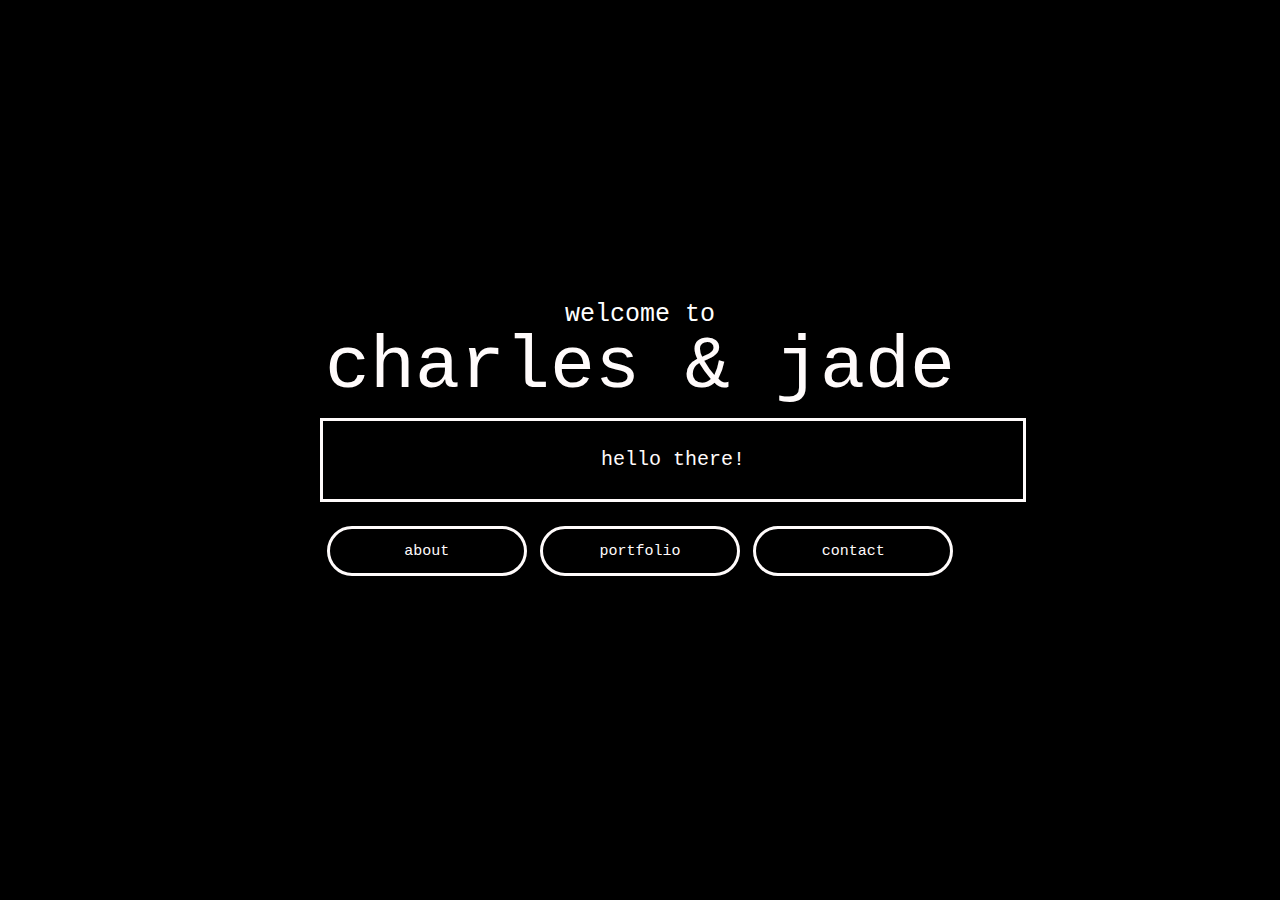
<file: index.html>
<!DOCTYPE html>
<html>
    <head>
        <link rel="stylesheet" href="css-files/index-style.css">
        <link rel="icon" type="image/ico" href="images/site-logo.ico">
        <title>charles & jade</title>
    </head>
<body>
    <section class="center-section" id="content">
        <div class="center-div">
            <div class="title">
                <div id="small-title">welcome to</div>
                <div id="title">charles & jade</div>
            </div>
            <div id="description">hello there!</div>
            <div id="navigation-buttons">
                <button class="buttons" id="aboutButton">about</button>
                <button class="buttons" id="portfolioButton">portfolio</button>
                <button class="buttons" id="contactButton">contact</button>
            </div>
        </div>
    </section>
    <script>
        const content = document.getElementById('content');
        const buttons = document.querySelectorAll('.buttons');

        window.onload = () => {
            content.classList.add('visible');
        };

        buttons.forEach(button => {
            button.addEventListener('click', () => {
                content.classList.remove('visible');
                setTimeout(() => {
                    if (button.id === 'aboutButton') {
                        window.location.href = 'about.html';
                    } else if (button.id === 'portfolioButton') {
                        window.location.href = 'portfolio.html';
                    } else if (button.id === 'contactButton') {
                        window.location.href = 'contact.html';
                    }
                }, 500);
            });
        });
    </script>
</body>
</html>
</file>
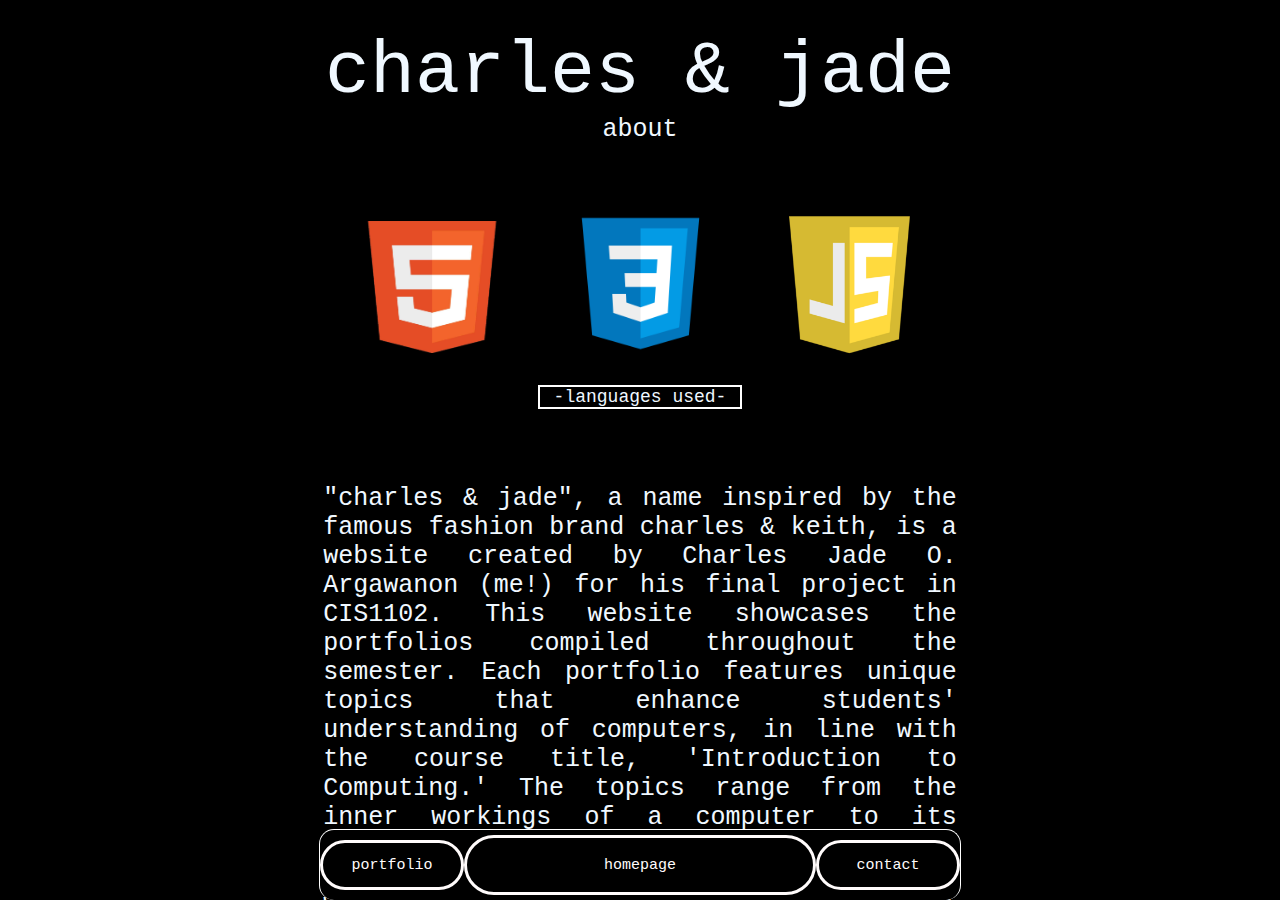
<file: about.html>
<!DOCTYPE html>
<html>
    <head>
        <link rel="stylesheet" href="css-files/about-style.css">
        <link rel="icon" type="image/ico" href="images/site-logo.ico">
        <title>charles & jade</title>
    </head>
    <body>
        <section class="body-div">
            <div class="center-div" id="content">
                <div class="title">
                    <div id="title">charles & jade</div>
                    <div id="small-title">about</div>
                </div>
                <div class="languages">
                    <img id="html-image" src="images/html.png" alt="1st">
                    <img src="images/css.png" alt="2nd">
                    <img src="images/js.png" alt="3rd">
                </div>
                <div id="languages-used">-languages used-</div>
                <div id="about-site">
                    <p>"charles & jade", a name inspired by the famous fashion brand charles & keith, is a website created by Charles Jade O. Argawanon (me!) for his final project in CIS1102. 
                        This website showcases the portfolios compiled throughout the semester. 
                        Each portfolio features unique topics that enhance students' understanding of computers, in line with the course title, 'Introduction to Computing.' 
                        The topics range from the inner workings of a computer to its physical application in the real world. 
                        Whether it’s hardware or software, this website aims to share the knowledge that I have thoroughly compiled.
                    </p>
                    <p>This website is designed to be as simple as possible, focusing solely on the content of the portfolios. 
                        I aimed to avoid flashy decorations and unnecessary elements. 
                        With the site primarily using black and white, it ensures that users won't be distracted by potential visual clutter. 
                        Although this is my first project using HTML, CSS, and JavaScript, I have strived to keep the design simple and elegant, and I hope
                        that it reflects on how you (the users!) think about it.
                    </p>
                    <p>Other than that there is not much about the site. The portfolio themselves were done a little bit hastily during the time of production so please
                        bare in mind that they are not that well made. Additionally a lot of my formatting within the portfolios themselves are inconsistent, but that shouldn't
                        matter much as the site's primary purpose is to display the portfolio's in a concise and organized way. Anyhoos, I hope you enjoy your time here,
                        I apologize if the about section is a little bit informal...
                    </p>
                </div>
                <div id="about-me">
                    <div class="me">
                        <img src="images/image-me.jpg" alt="testimage" >
                    </div>
                    <div class="me">
                        <p> Hi! My name is Charles Jade O. Argawanon, and I created this site using HTML, CSS, and JavaScript. 
                            I am an aspiring Computer Science student, eager to contribute to the industry in one way or another. 
                            Although I am still figuring out which specific profession to pursue, I enjoy exploring the various possibilities that technology offers, such as webpage creation! 
                            This is my very first site, and I hope you enjoy your visit.
                        </p>
                    </div>
                </div>
                <div id="placeholder"></div>
            </div>
            <div class="navigation-buttons" id="buttonz">
                <button class="buttons" id="portfolioButton">portfolio</button>
                <button class="buttons" id="homepageButton">homepage</button>
                <button class="buttons" id="contactButton">contact</button>
            </div>
        </section>
        <script>
            const content = document.getElementById('content');
            const buttons = document.querySelectorAll('.buttons');

            window.onload = () => {
                content.classList.add('visible');
                buttonz.classList.add('visible');
            };

            buttons.forEach(button => {
                button.addEventListener('click', () => {
                    content.classList.remove('visible');
                    buttonz.classList.remove('visible');
                    setTimeout(() => {
                        if (button.id === 'portfolioButton') {
                            window.location.href = 'portfolio.html';
                        } else if (button.id === 'homepageButton') {
                            window.location.href = 'index.html'
                        } else if (button.id === 'contactButton') {
                            window.location.href = 'contact.html';
                        }
                    }, 500);
                });
            });
        </script>
    </body>
</html>
</file>
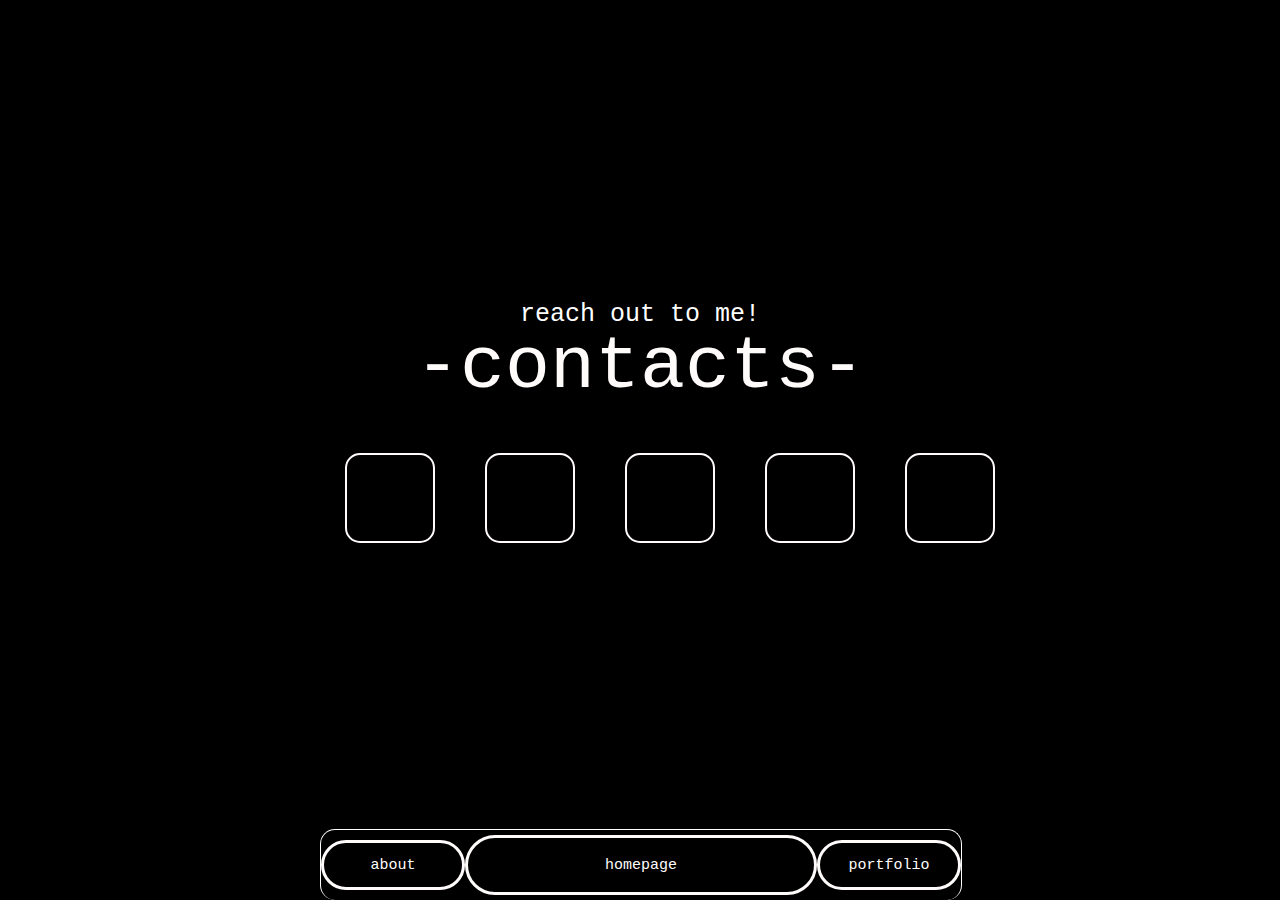
<file: contact.html>
<!DOCTYPE html>
<html>
    <head>
        <link rel="stylesheet" href="css-files/contact-style.css">
        <link rel="stylesheet" href="https://cdnjs.cloudflare.com/ajax/libs/font-awesome/6.7.1/css/all.min.css" integrity="sha512-5Hs3dF2AEPkpNAR7UiOHba+lRSJNeM2ECkwxUIxC1Q/FLycGTbNapWXB4tP889k5T5Ju8fs4b1P5z/iB4nMfSQ==" crossorigin="anonymous" referrerpolicy="no-referrer" />
        <link rel="icon" type="image/ico" href="images/site-logo.ico">
        <title>charles & jade</title>
    </head>
    <body>
        <section class="center-section" id="content">
            <div class="center-div">
                <div class="title">
                    <div id="small-title">reach out to me!</div>
                    <div id="title">-contacts-</div>
                </div>
                <div class="contacts">
                    <button><a href="https://x.com/AeqSea76233" target="_blank"><i class="fab fa-twitter fa-2x" style="color: white;"></i></a></button>
                    <button><a href="https://www.facebook.com/aeqqj" target="_blank"><i class="fab fa-facebook fa-2x" style="color: white;"></i></a></button>
                    <button><a href="https://github.com/aeqqj" target="_blank"><i class="fab fa-github fa-2x" style="color: white;"></i></a></button>
                    <button><a href="https://www.youtube.com/@aeqqj" target="_blank"><i class="fab fa-youtube fa-2x" style="color: white;"></i></a></button>
                    <button><a href="https://www.instagram.com/aeqqj/" target="_blank"><i class="fab fa-instagram fa-2x" style="color: white;"></i></a></button>
                </div>
                <div class="placeholder"></div>
            </div>
            <div class="navigation-buttons" id="buttonz">
                <button class="buttons" id="aboutButton">about</button>
                <button class="buttons" id="homepageButton">homepage</button>
                <button class="buttons" id="portfolioButton">portfolio</button>
            </div>
        </section>
        <script>
            const content = document.getElementById('content');
            const buttons = document.querySelectorAll('.buttons');

            window.onload = () => {
                content.classList.add('visible');
                buttonz.classList.add('visible');
            };

            buttons.forEach(button => {
                button.addEventListener('click', () => {
                    content.classList.remove('visible');
                    buttonz.classList.remove('visible');
                    setTimeout(() => {
                        if (button.id === 'portfolioButton') {
                            window.location.href = 'portfolio.html';
                        } else if (button.id === 'homepageButton') {
                            window.location.href = 'index.html'
                        } else if (button.id === 'aboutButton') {
                            window.location.href = 'about.html';
                        }
                    }, 500);
                });
            });
        </script>
    </body>
</html>
</file>
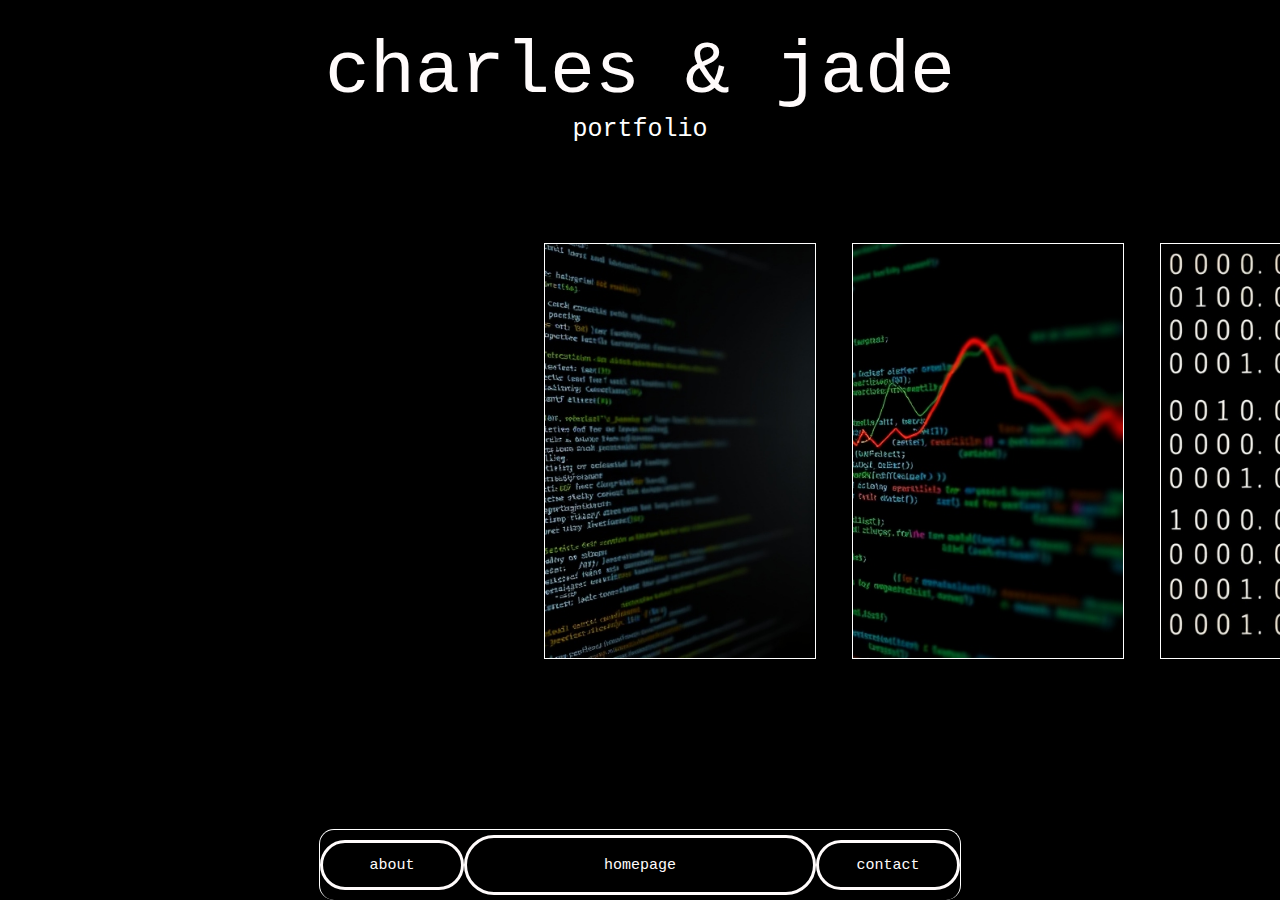
<file: portfolio.html>
<!DOCTYPE html>
<html>
    <head>
        <link rel="stylesheet" href="css-files/portfolio-style.css">
        <link rel="icon" type="image/ico" href="images/site-logo.ico">
        <title>charles & jade</title>
    </head>
    <body>
        <div class="body-div" id="content">
            <div class="title">
                <div id="title">charles & jade</div>
                <div id="small-title">portfolio</div>
            </div>
            <div id="image-track" data-mouse-down-at="0" data-prev-percentage="0">
                <img class="image" id="portfolio1" src="images/carousel/acad.jpg" alt="qt" draggable="false" usemap="#portfolio1">
                <img class="image" id="portfolio2" src="images/carousel/data.jpg" alt="qt" draggable="false" usemap="#portfolio2">
                <img class="image" id="portfolio3" src="images/carousel/number.jpg" alt="qt" draggable="false" usemap="#portfolio3">
                <img class="image" id="portfolio4" src="images/carousel/hardware.jpg" alt="qt" draggable="false" usemap="#portfolio4">
                <img class="image" id="portfolio5" src="images/carousel/motherboard.jpg" alt="qt" draggable="false" usemap="#portfolio5">
                <img class="image" id="portfolio6" src="images/carousel/computer.jpg" alt="qt" draggable="false" usemap="#portfolio6">
            </div>
            <div class="navigation-buttons" id="buttonz">
                <button class="buttons" id="aboutButton">about</button>
                <button class="buttons" id="homepageButton">homepage</button>
                <button class="buttons" id="contactButton">contact</button>
            </div>
        </div>
        <map name="portfolio1">
            <area shape="default" alt="Portfolio 1" href="portfolio1.html">
        </map>
        <map name="portfolio2">
            <area shape="default" alt="Portfolio 2" href="portfolio2.html">
        </map>
        <map name="portfolio3">
            <area shape="default" alt="Portfolio 3" href="portfolio3.html">
        </map>
        <map name="portfolio4">
            <area shape="default" alt="Portfolio 4" href="portfolio4.html">
        </map>
        <map name="portfolio5">
            <area shape="default" alt="Portfolio 5" href="portfolio5.html">
        </map>
        <map name="portfolio6">
            <area shape="default" alt="Portfolio 6" href="portfolio6.html">
        </map>
        <script src="js-files/portfoliojs.js"></script>
        <script>
            const content = document.getElementById('content');
            const buttons = document.querySelectorAll('.buttons');

            window.onload = () => {
                content.classList.add('visible');
                buttonz.classList.add('visible');
            };

            buttons.forEach(button => {
                button.addEventListener('click', () => {
                    content.classList.remove('visible');
                    buttonz.classList.remove('visible');
                    setTimeout(() => {
                        if (button.id === 'aboutButton') {
                            window.location.href = 'about.html';
                        } else if (button.id === 'homepageButton') {
                            window.location.href = 'index.html'
                        } else if (button.id === 'contactButton') {
                            window.location.href = 'contact.html';
                        }
                    }, 500);
                });
            });
        </script>
    </body>
</html>
</file>
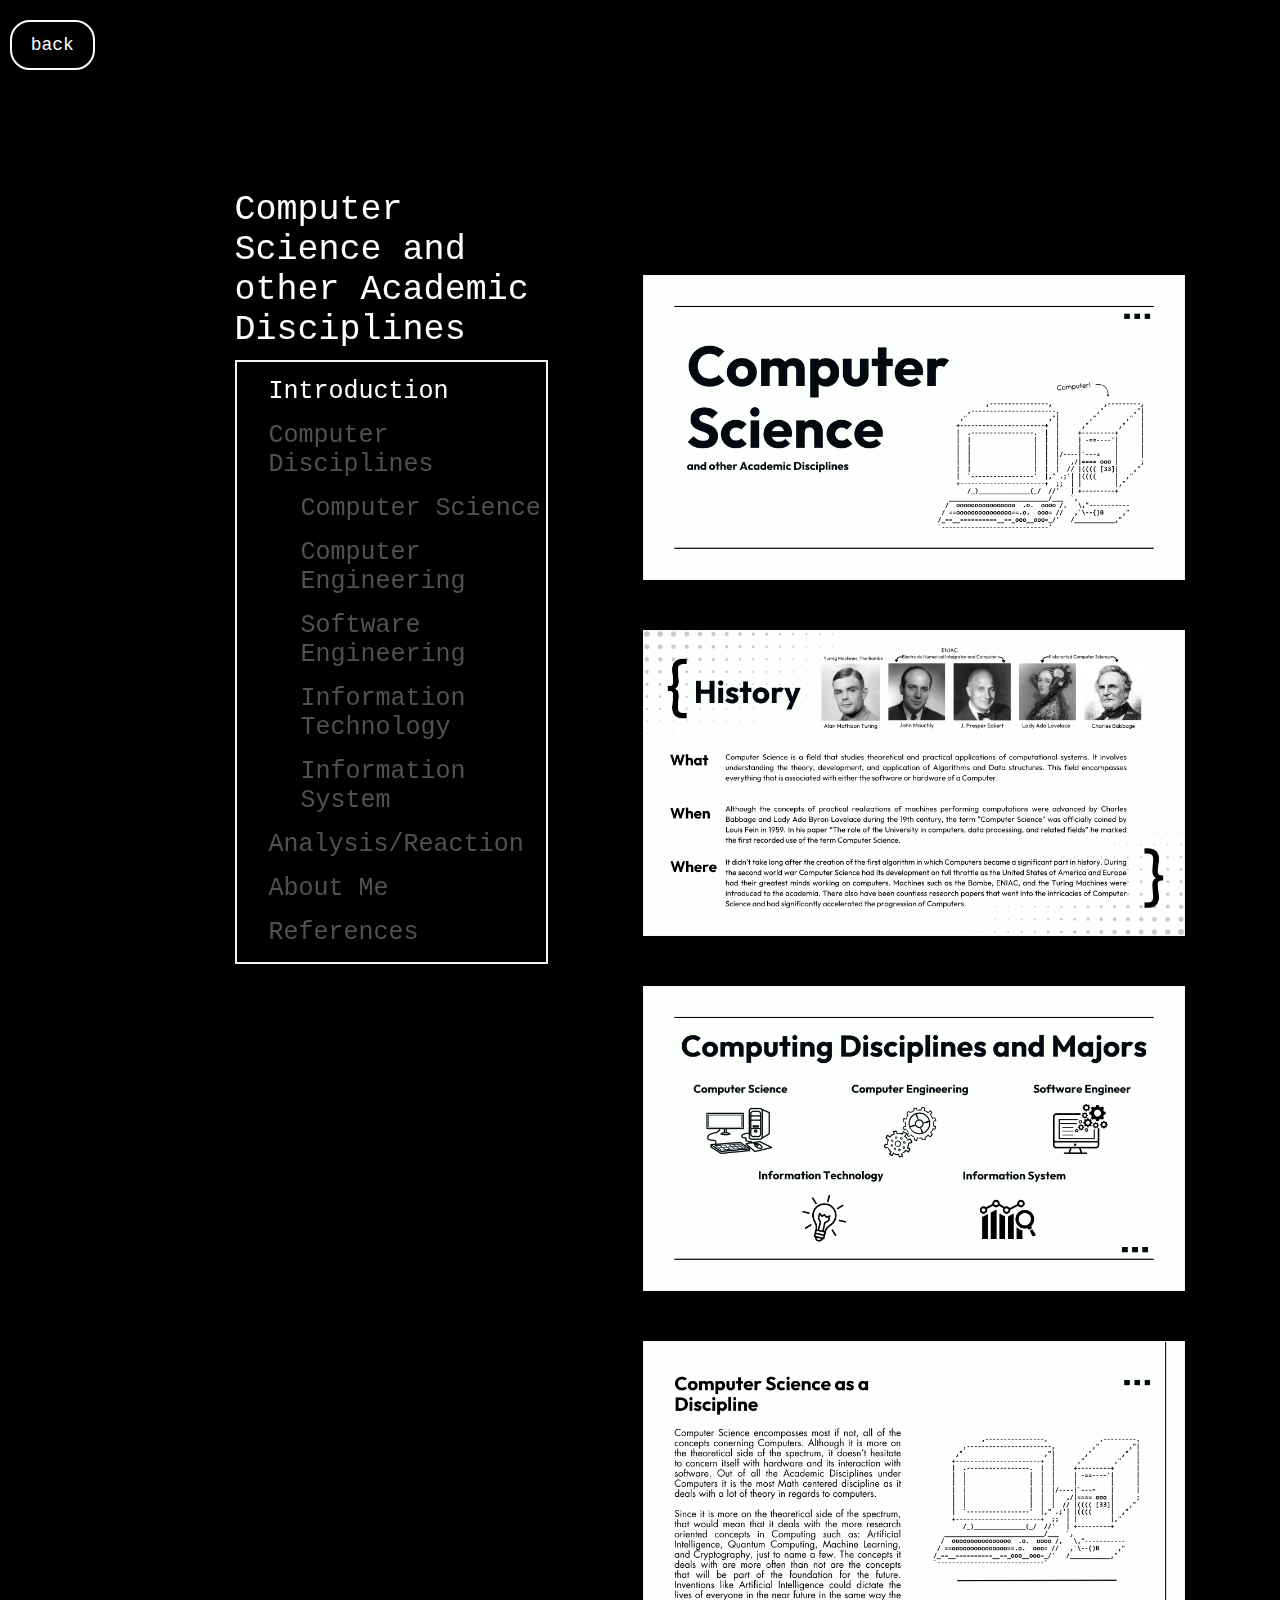
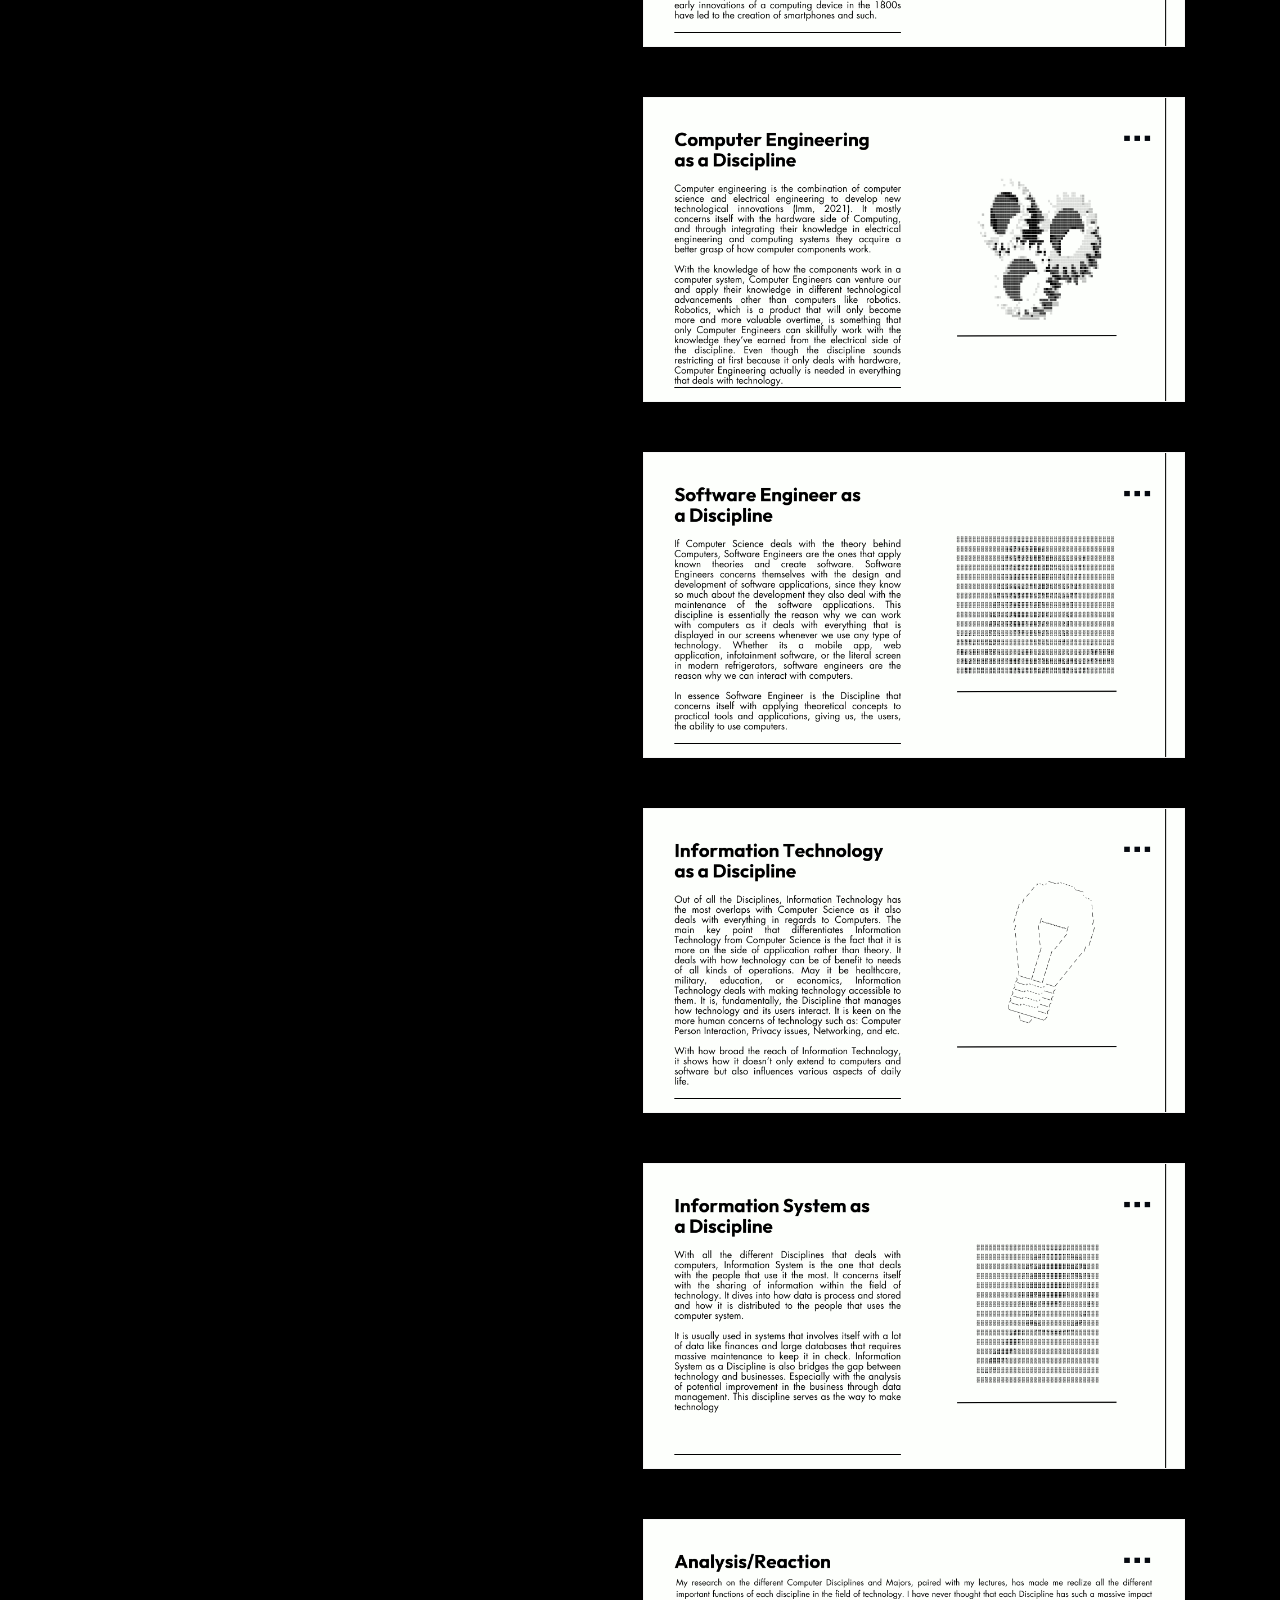
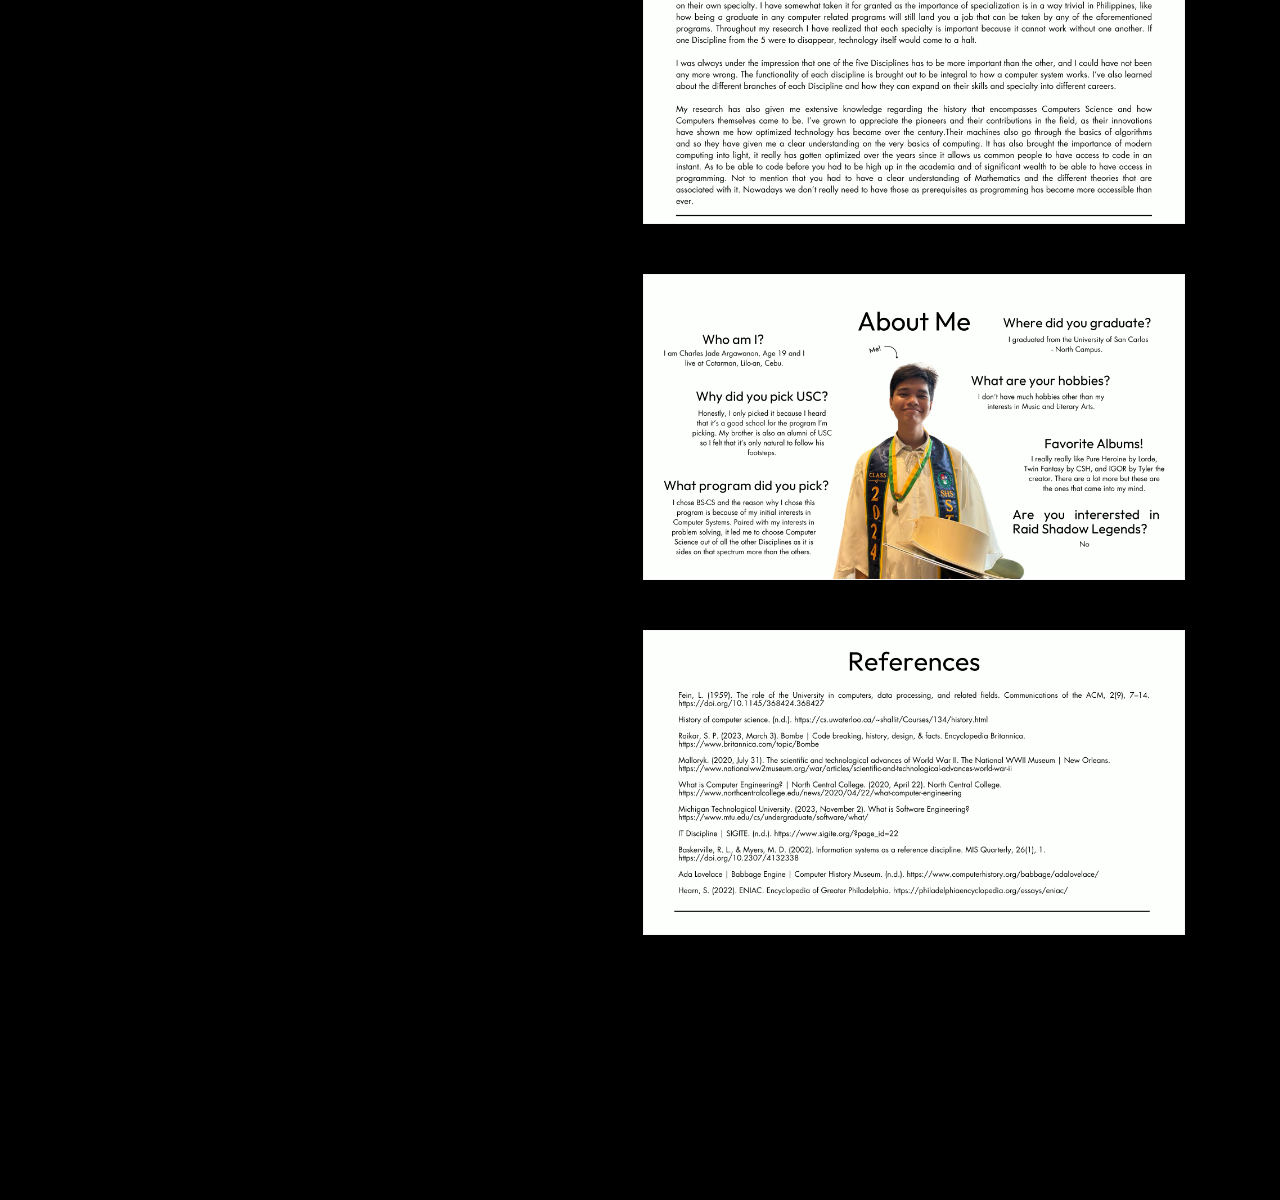
<file: portfolio1.html>
<!DOCTYPE html>
<html>
    <head>
        <link rel="stylesheet" href="css-files/portfolio-1-style.css">
        <link rel="icon" type="image/ico" href="images/site-logo.ico">
        <title>charles & jade</title>
    </head>
    <body>
        <div id="body-div">
            <button id="back" style="font-size: 18px;">back</button>
            <div class="class-table" id="table-of-contents">
                <p style="font-size: 35px; margin-bottom: 10px;">Computer Science and other Academic Disciplines</p>
                <ol id="contents">
                    <li><a href="#intro">Introduction</a></li>
                    <li><a href="#disciplines">Computer Disciplines</a>
                        <ul>
                            <li><a href="#compsci">Computer Science</a></li>
                            <li><a href="#compeng">Computer Engineering</a></li>
                            <li><a href="#softeng">Software Engineering</a></li>
                            <li><a href="#it">Information Technology</a></li>
                            <li><a href="#is">Information System</a></li>
                        </ul>
                    </li>
                    <li><a href="#analysis">Analysis/Reaction</a></li>
                    <li><a href="#about">About Me</a></li>
                    <li><a href="#references">References</a></li>
                </ol>
            </div>
            <div id="ppt">
                <div class="ppt-slides">
                    <img draggable="false" src="images/portfolio1/1.png" alt="ppt">
                </div>
                <div class="ppt-slides">
                    <img id="intro" draggable="false" src="images/portfolio1/2.png" alt="ppt">
                </div>
                <div class="ppt-slides">
                    <img id="disciplines" draggable="false" src="images/portfolio1/3.png" alt="ppt">
                </div>
                <div class="ppt-slides">
                    <img id="compsci" draggable="false" src="images/portfolio1/4.png" alt="ppt">
                </div>
                <div class="ppt-slides">
                    <img id="compeng" draggable="false" src="images/portfolio1/5.png" alt="ppt">
                </div>
                <div class="ppt-slides">
                    <img id="softeng" draggable="false" src="images/portfolio1/6.png" alt="ppt">
                </div>
                <div class="ppt-slides">
                    <img id="it" draggable="false" src="images/portfolio1/7.png" alt="ppt">
                </div>
                <div class="ppt-slides">
                    <img id="is" draggable="false" src="images/portfolio1/8.png" alt="ppt">
                </div>
                <div class="ppt-slides">
                    <img id="analysis" draggable="false" src="images/portfolio1/9.png" alt="ppt">
                </div>
                <div class="ppt-slides">
                    <img id="about" draggable="false" src="images/portfolio1/10.png" alt="ppt">
                </div>
                <div class="ppt-slides">
                    <img id="references" draggable="false" src="images/portfolio1/11.png" alt="ppt">
                </div>
                <div style="margin-top: 240px;"></div>
            </div>
        </div>
        <script src="js-files/table-of-contents.js"></script>
        <script>
            const content = document.getElementById('body-div');
            const buttons = document.querySelectorAll('button');

            window.onload = () => {
                content.classList.add('visible');
            };

            buttons.forEach(button => {
                button.addEventListener('click', () => {
                    content.classList.remove('visible');
                    setTimeout(() => {
                        if (button.id === 'back') {
                            history.back();
                        }
                    }, 500);
                });
            });
        </script>
    </body>
</html>
</file>
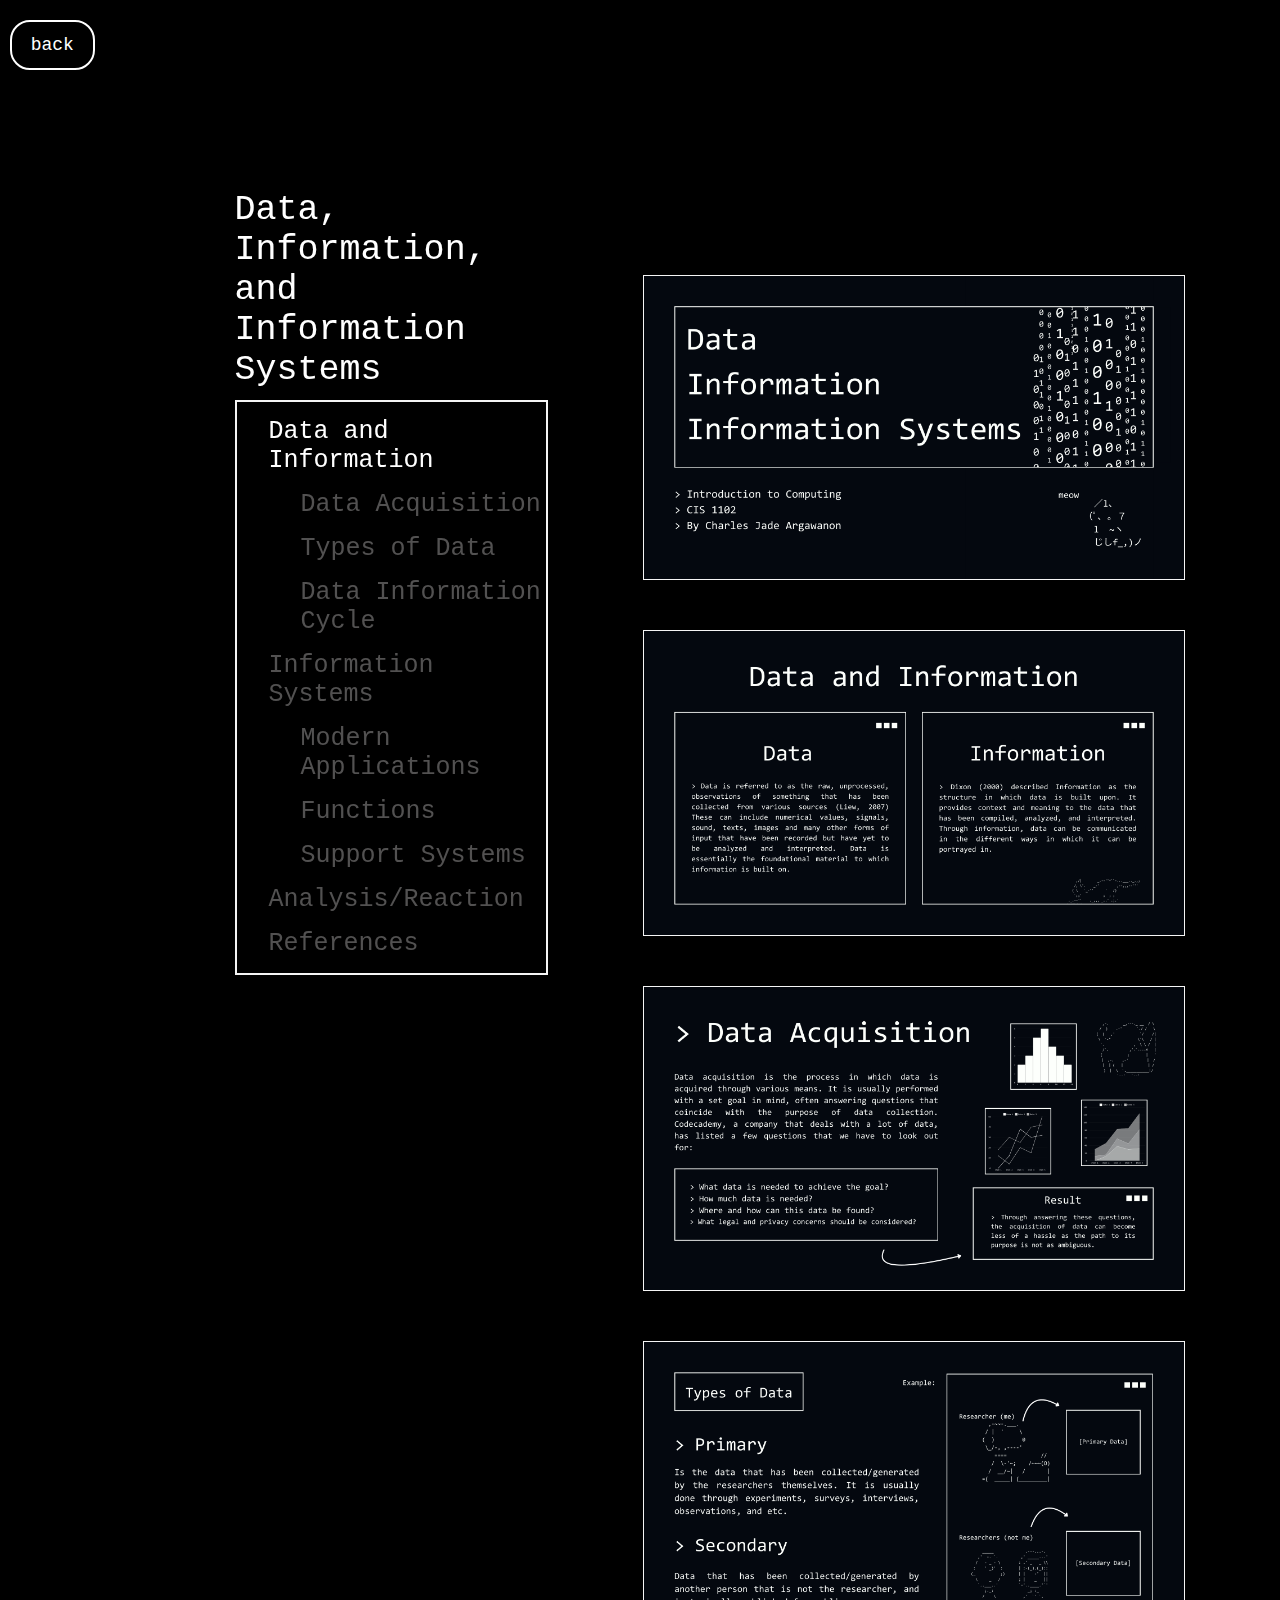
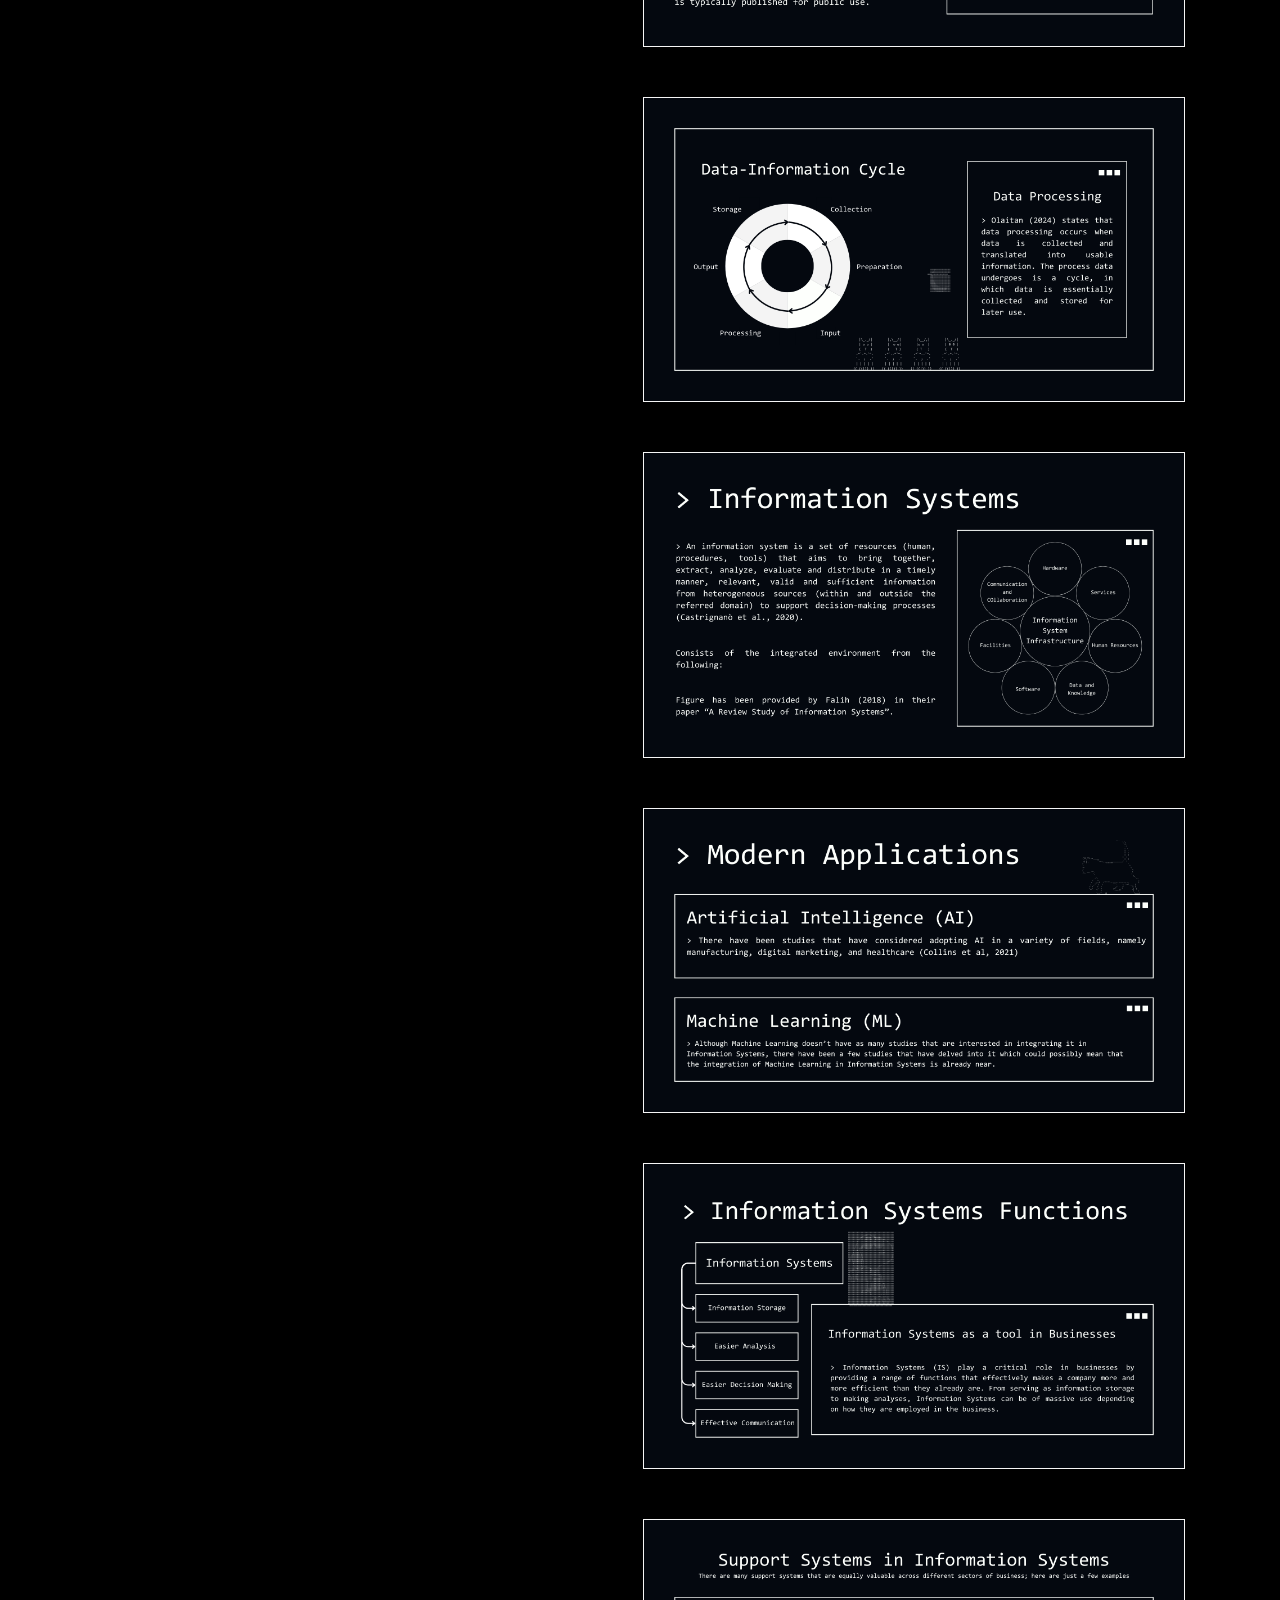
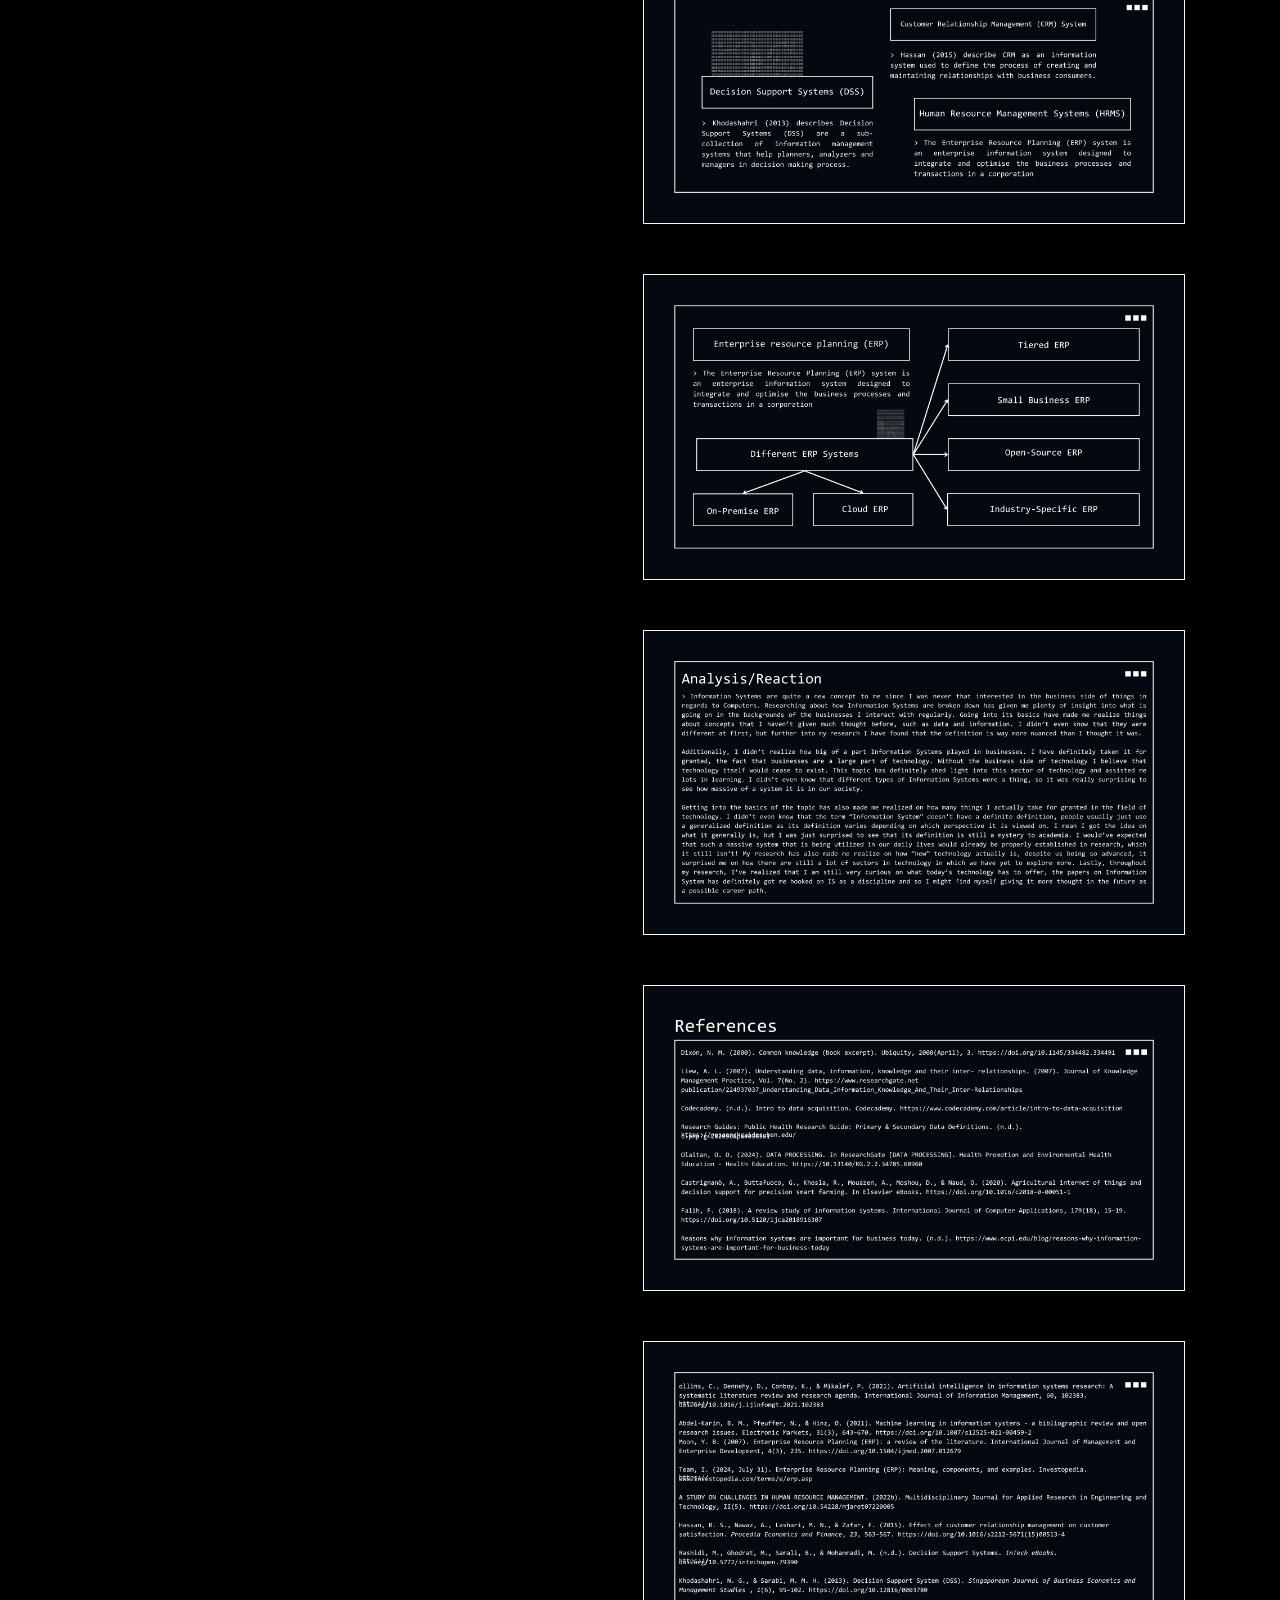
<file: portfolio2.html>
<!DOCTYPE html>
<html>
    <head>
        <link rel="stylesheet" href="css-files/portfolio-1-style.css">
        <link rel="icon" type="image/ico" href="images/site-logo.ico">
        <title>charles & jade</title>
    </head>
    <body>
        <div id="body-div">
            <button id="back" onclick="history.back()" style="font-size: 18px;">back</button>
            <div class="class-table" id="table-of-contents">
                <p style="font-size: 35px; margin-bottom: 10px;">Data, Information, and Information Systems</p>
                <ol id="contents">
                    <li><a href="#data">Data and Information</a></li>
                    <li>
                        <ul>
                            <li><a href="#acquisition">Data Acquisition</a></li>
                            <li><a href="#types">Types of Data</a></li>
                            <li><a href="#cycle">Data Information Cycle</a></li>
                        </ul>
                    </li>
                    <li><a href="#system">Information Systems</a></li>
                    <li>
                        <ul>
                            <li><a href="#modern">Modern Applications</a></li>
                            <li><a href="#functions">Functions</a></li>
                            <li><a href="#support">Support Systems</a></li>
                        </ul>
                    </li>
                    <li><a href="#analysis">Analysis/Reaction</a></li>
                    <li><a href="#references">References</a></li>
                </ol>
            </div>
            <div id="ppt">
                <div class="ppt-slides">
                    <img draggable="false" src="images/portfolio2/1.png" alt="ppt">
                </div>
                <div class="ppt-slides">
                    <img id="data" draggable="false" src="images/portfolio2/2.png" alt="ppt">
                </div>
                <div class="ppt-slides">
                    <img id="acquisition" draggable="false" src="images/portfolio2/3.png" alt="ppt">
                </div>
                <div class="ppt-slides">
                    <img id="types" draggable="false" src="images/portfolio2/4.png" alt="ppt">
                </div>
                <div class="ppt-slides">
                    <img id="cycle" draggable="false" src="images/portfolio2/5.png" alt="ppt">
                </div>
                <div class="ppt-slides">
                    <img id="system" draggable="false" src="images/portfolio2/6.png" alt="ppt">
                </div>
                <div class="ppt-slides">
                    <img id="modern" draggable="false" src="images/portfolio2/7.png" alt="ppt">
                </div>
                <div class="ppt-slides">
                    <img id="functions" draggable="false" src="images/portfolio2/8.png" alt="ppt">
                </div>
                <div class="ppt-slides">
                    <img id="support" draggable="false" src="images/portfolio2/9.png" alt="ppt">
                </div>
                <div class="ppt-slides">
                    <img id="support2" draggable="false" src="images/portfolio2/10.png" alt="ppt">
                </div>
                <div class="ppt-slides">
                    <img id="analysis" draggable="false" src="images/portfolio2/11.png" alt="ppt">
                </div>
                <div class="ppt-slides">
                    <img id="references" draggable="false" src="images/portfolio2/12.png" alt="ppt">
                </div>
                <div class="ppt-slides">
                    <img id="references2" draggable="false" src="images/portfolio2/13.png" alt="ppt">
                </div>
                <div style="margin-top: 240px;"></div>
            </div>
        </div>
        <script src="js-files/table-of-contents.js"></script>
        <script>
            const content = document.getElementById('body-div');
            const buttons = document.querySelectorAll('button');

            window.onload = () => {
                content.classList.add('visible');
            };

            buttons.forEach(button => {
                button.addEventListener('click', () => {
                    content.classList.remove('visible');
                    setTimeout(() => {
                        if (button.id === 'back') {
                            history.back();
                        }
                    }, 500);
                });
            });
        </script>
    </body>
</html>
</file>
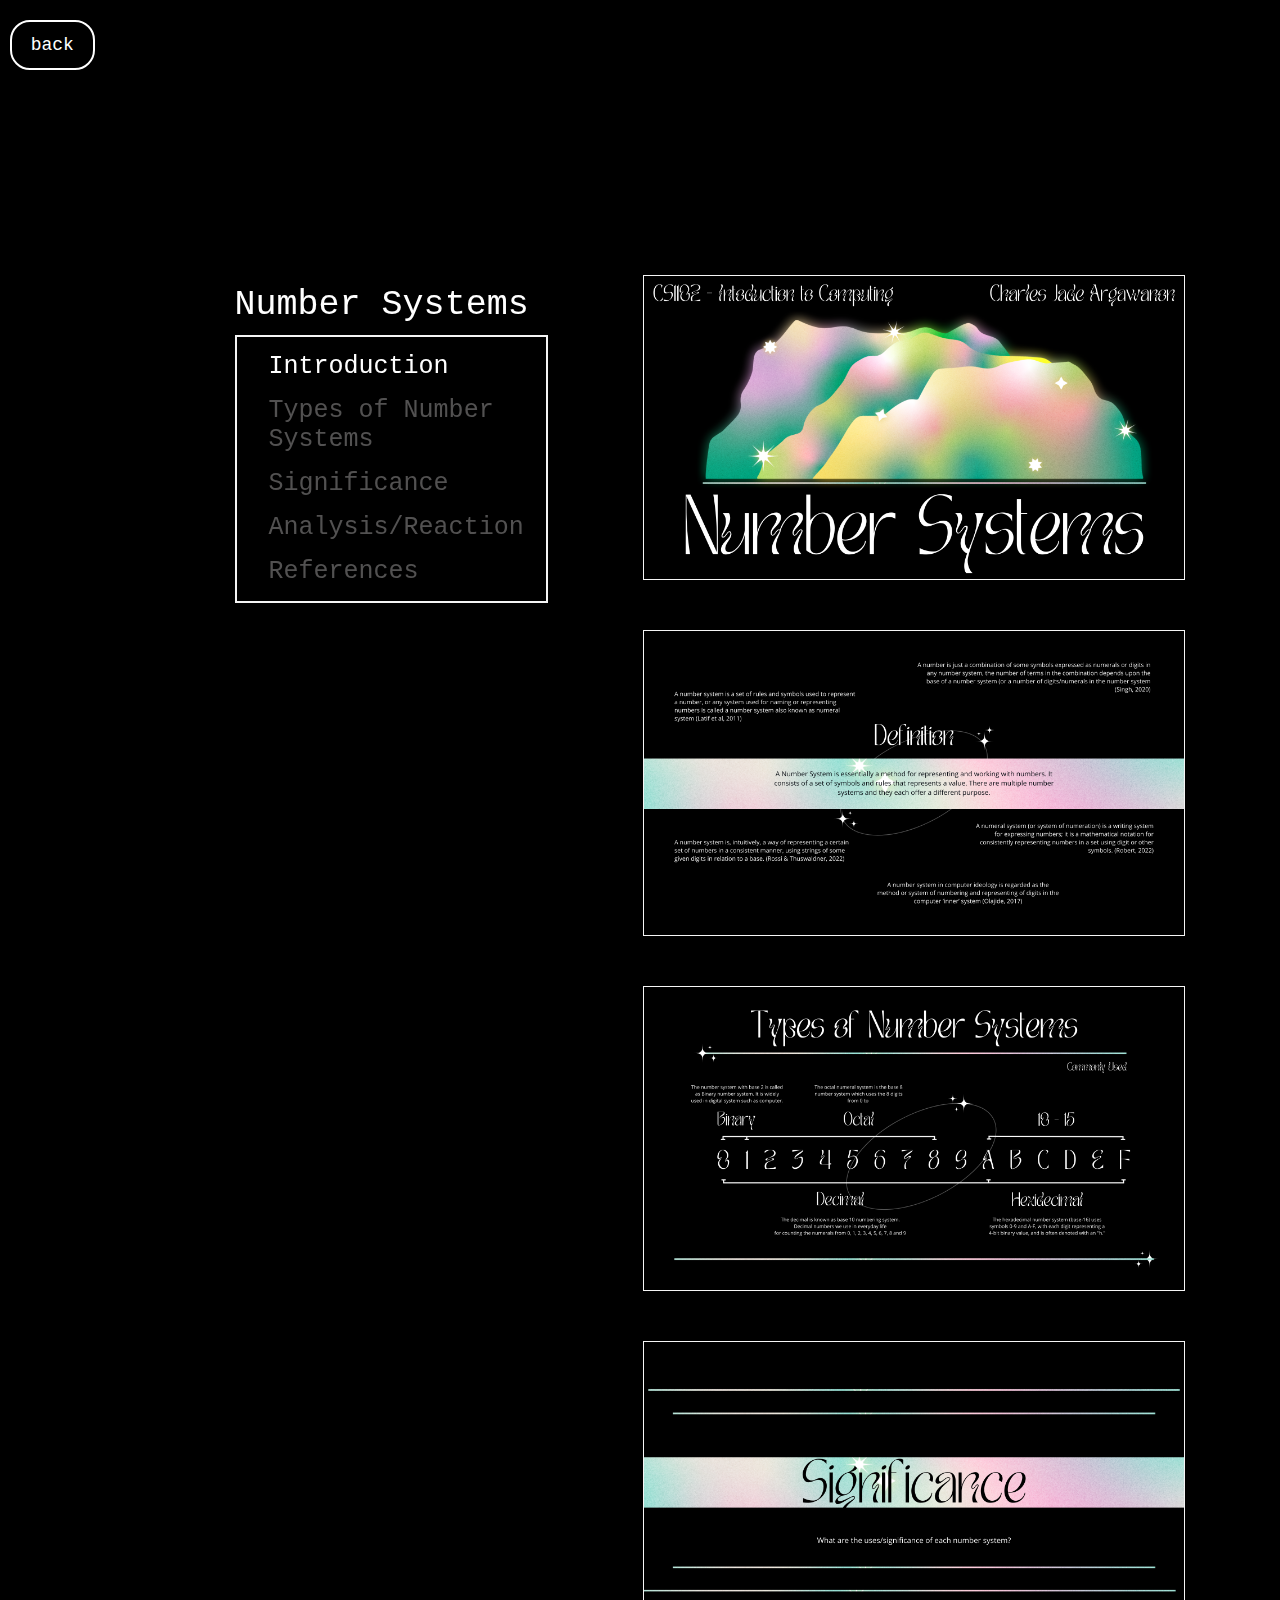
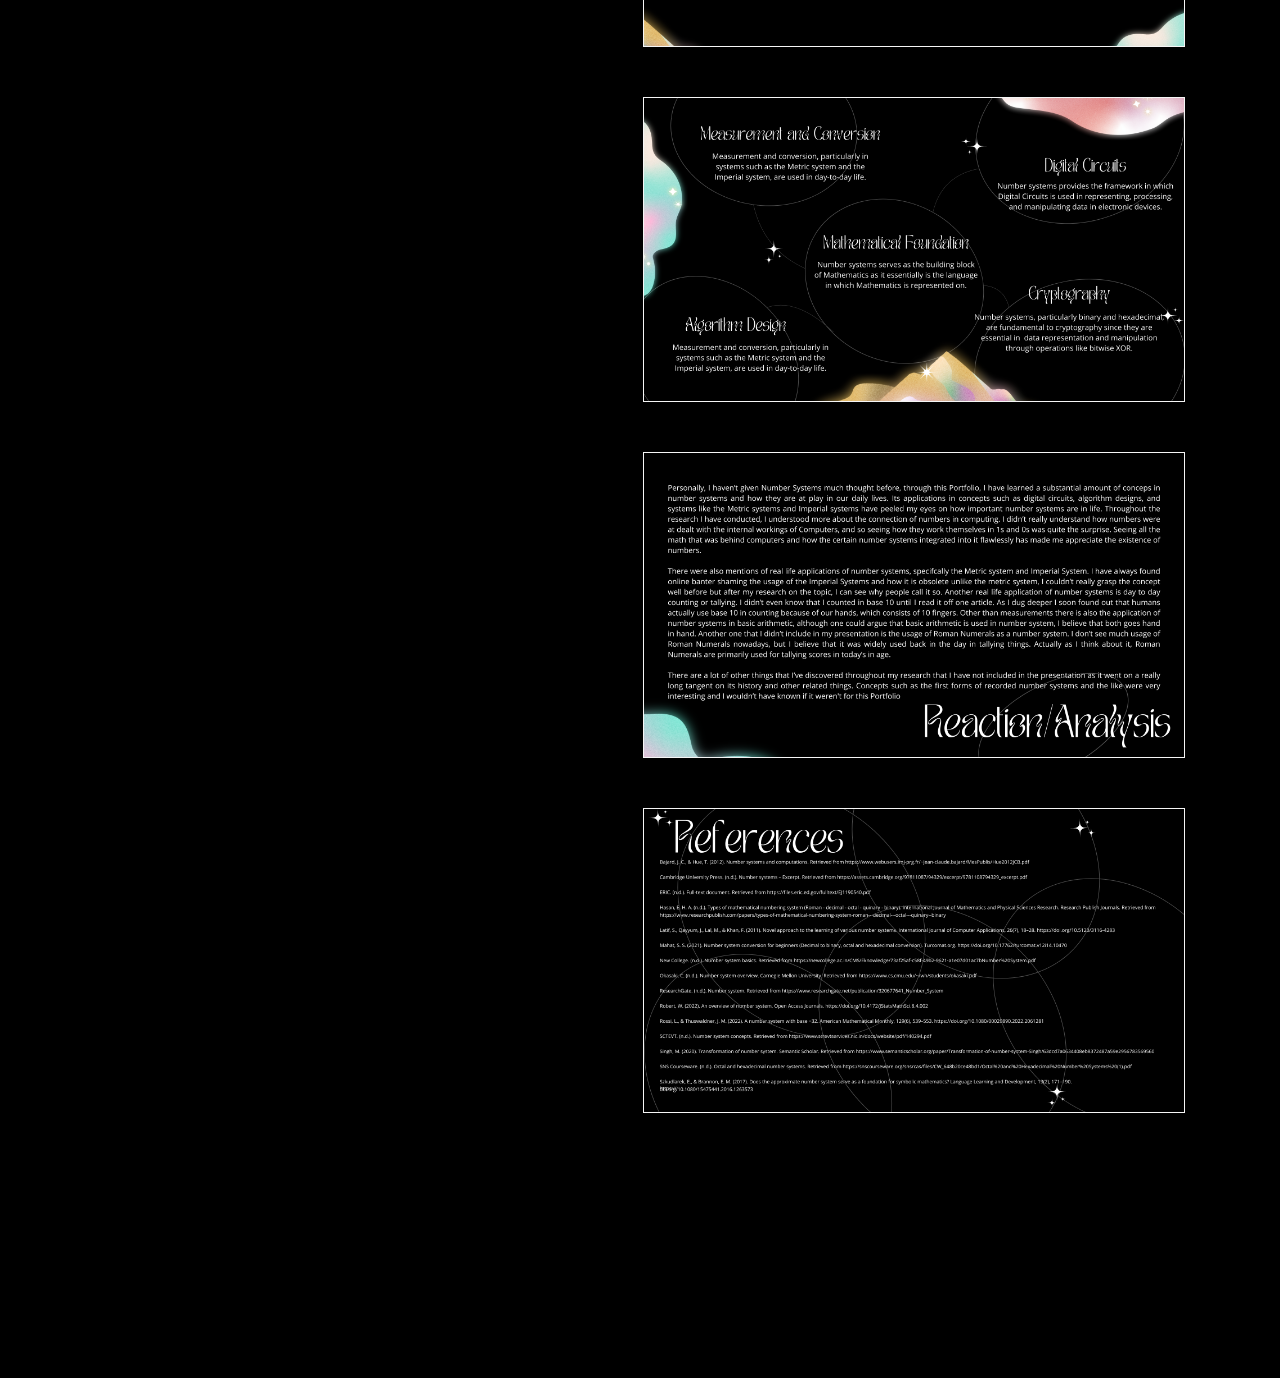
<file: portfolio3.html>
<!DOCTYPE html>
<html>
    <head>
        <link rel="stylesheet" href="css-files/portfolio-1-style.css">
        <link rel="icon" type="image/ico" href="images/site-logo.ico">
        <title>charles & jade</title>
    </head>
    <body>
        <div id="body-div">
            <button id="back" onclick="history.back()" style="font-size: 18px;">back</button>
            <div class="class-table" id="table-of-contents" style="margin-top: 0px; top: 250px;">
                <p style="font-size: 35px; margin-bottom: 10px;">Number Systems</p>
                <ol id="contents">
                    <li><a href="#intro">Introduction</a></li>
                    <li><a href="#types">Types of Number Systems</a></li>
                    <li><a href="#significance">Significance</a></li>
                    <li><a href="#analysis">Analysis/Reaction</a></li>
                    <li><a href="#references">References</a></li>
                </ol>
            </div>
            <div id="ppt">
                <div class="ppt-slides">
                    <img draggable="false" src="images/portfolio3/1.png" alt="ppt">
                </div>
                <div class="ppt-slides">
                    <img id="intro" draggable="false" src="images/portfolio3/2.png" alt="ppt">
                </div>
                <div class="ppt-slides">
                    <img id="types" draggable="false" src="images/portfolio3/3.png" alt="ppt">
                </div>
                <div class="ppt-slides">
                    <img id="significance" draggable="false" src="images/portfolio3/4.png" alt="ppt">
                </div>
                <div class="ppt-slides">
                    <img draggable="false" src="images/portfolio3/5.png" alt="ppt">
                </div>
                <div class="ppt-slides">
                    <img id="analysis" draggable="false" src="images/portfolio3/6.png" alt="ppt">
                </div>
                <div class="ppt-slides">
                    <img id="references" draggable="false" src="images/portfolio3/7.png" alt="ppt">
                </div>
                <div style="margin-top: 240px;"></div>
            </div>
        </div>
        <script src="js-files/table-of-contents.js"></script>
        <script>
            const content = document.getElementById('body-div');
            const buttons = document.querySelectorAll('button');

            window.onload = () => {
                content.classList.add('visible');
            };

            buttons.forEach(button => {
                button.addEventListener('click', () => {
                    content.classList.remove('visible');
                    setTimeout(() => {
                        if (button.id === 'back') {
                            history.back();
                        }
                    }, 500);
                });
            });
        </script>
    </body>
</html>
</file>
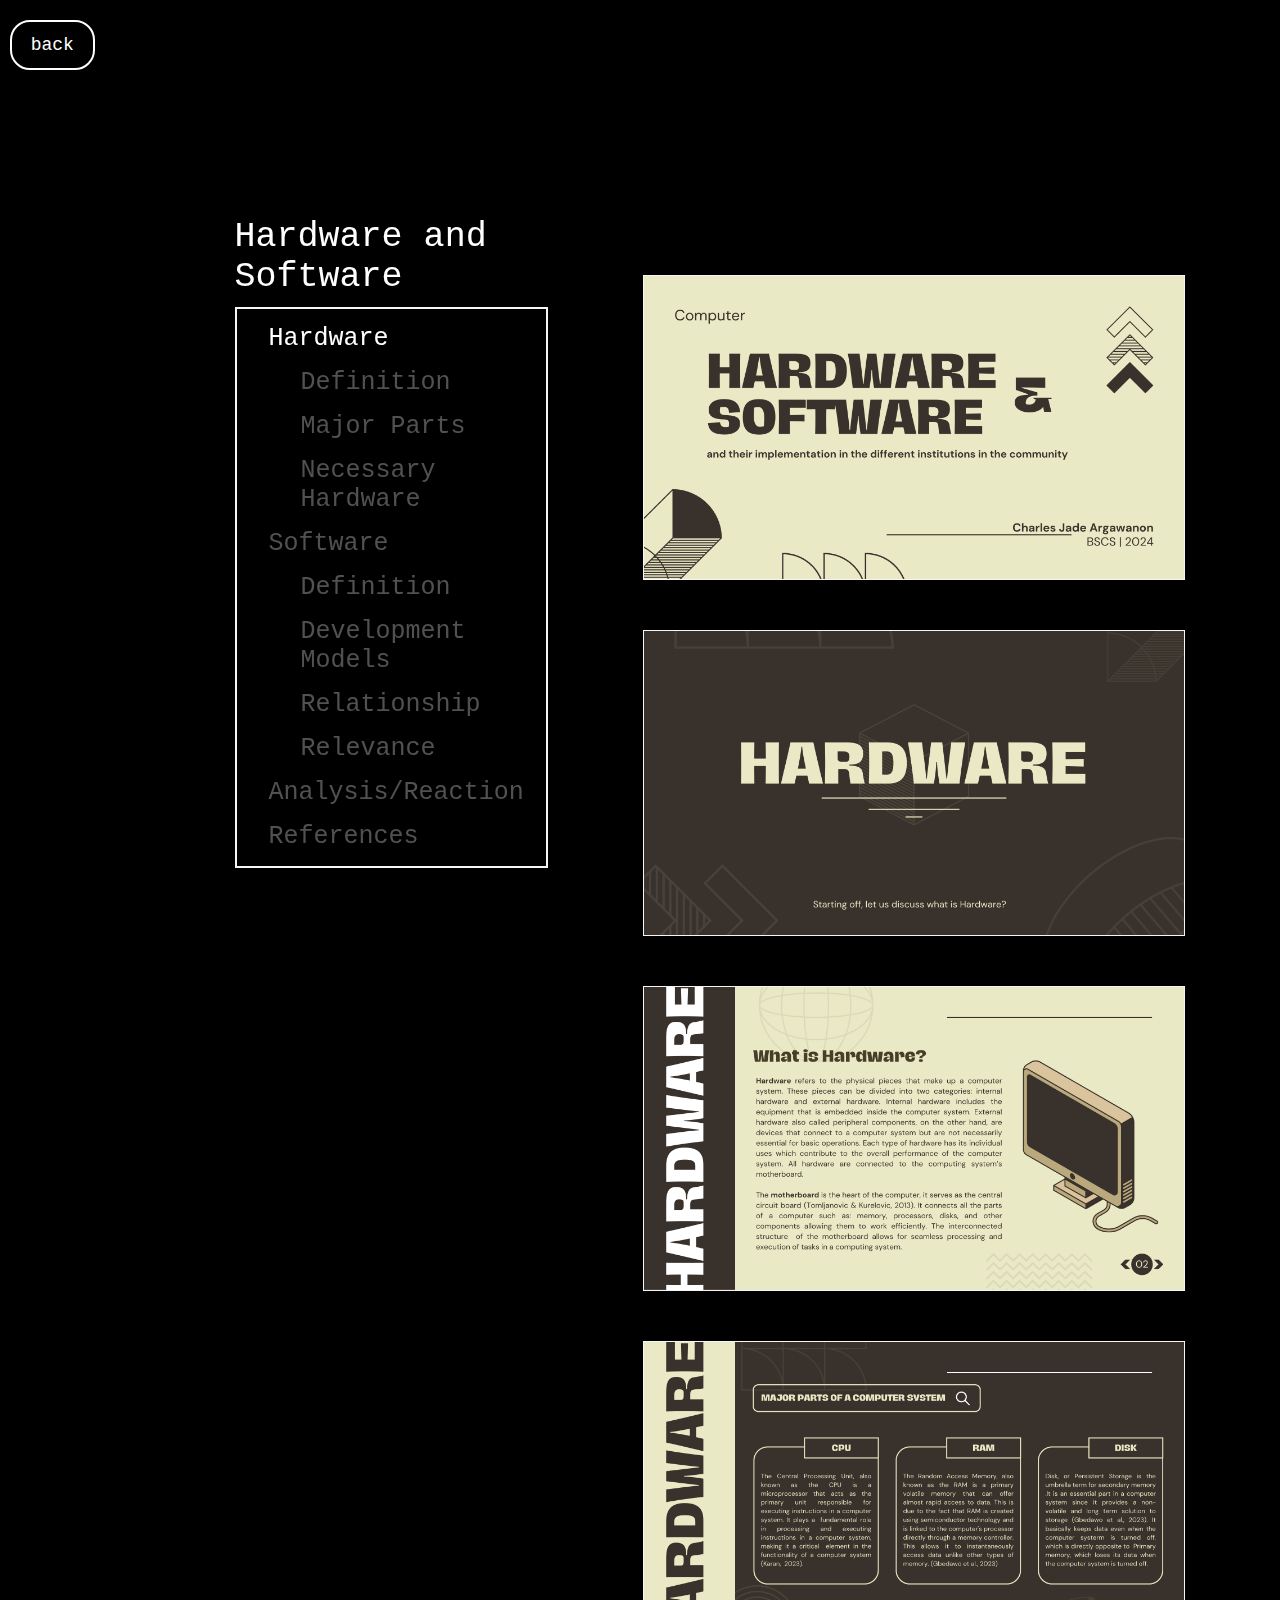
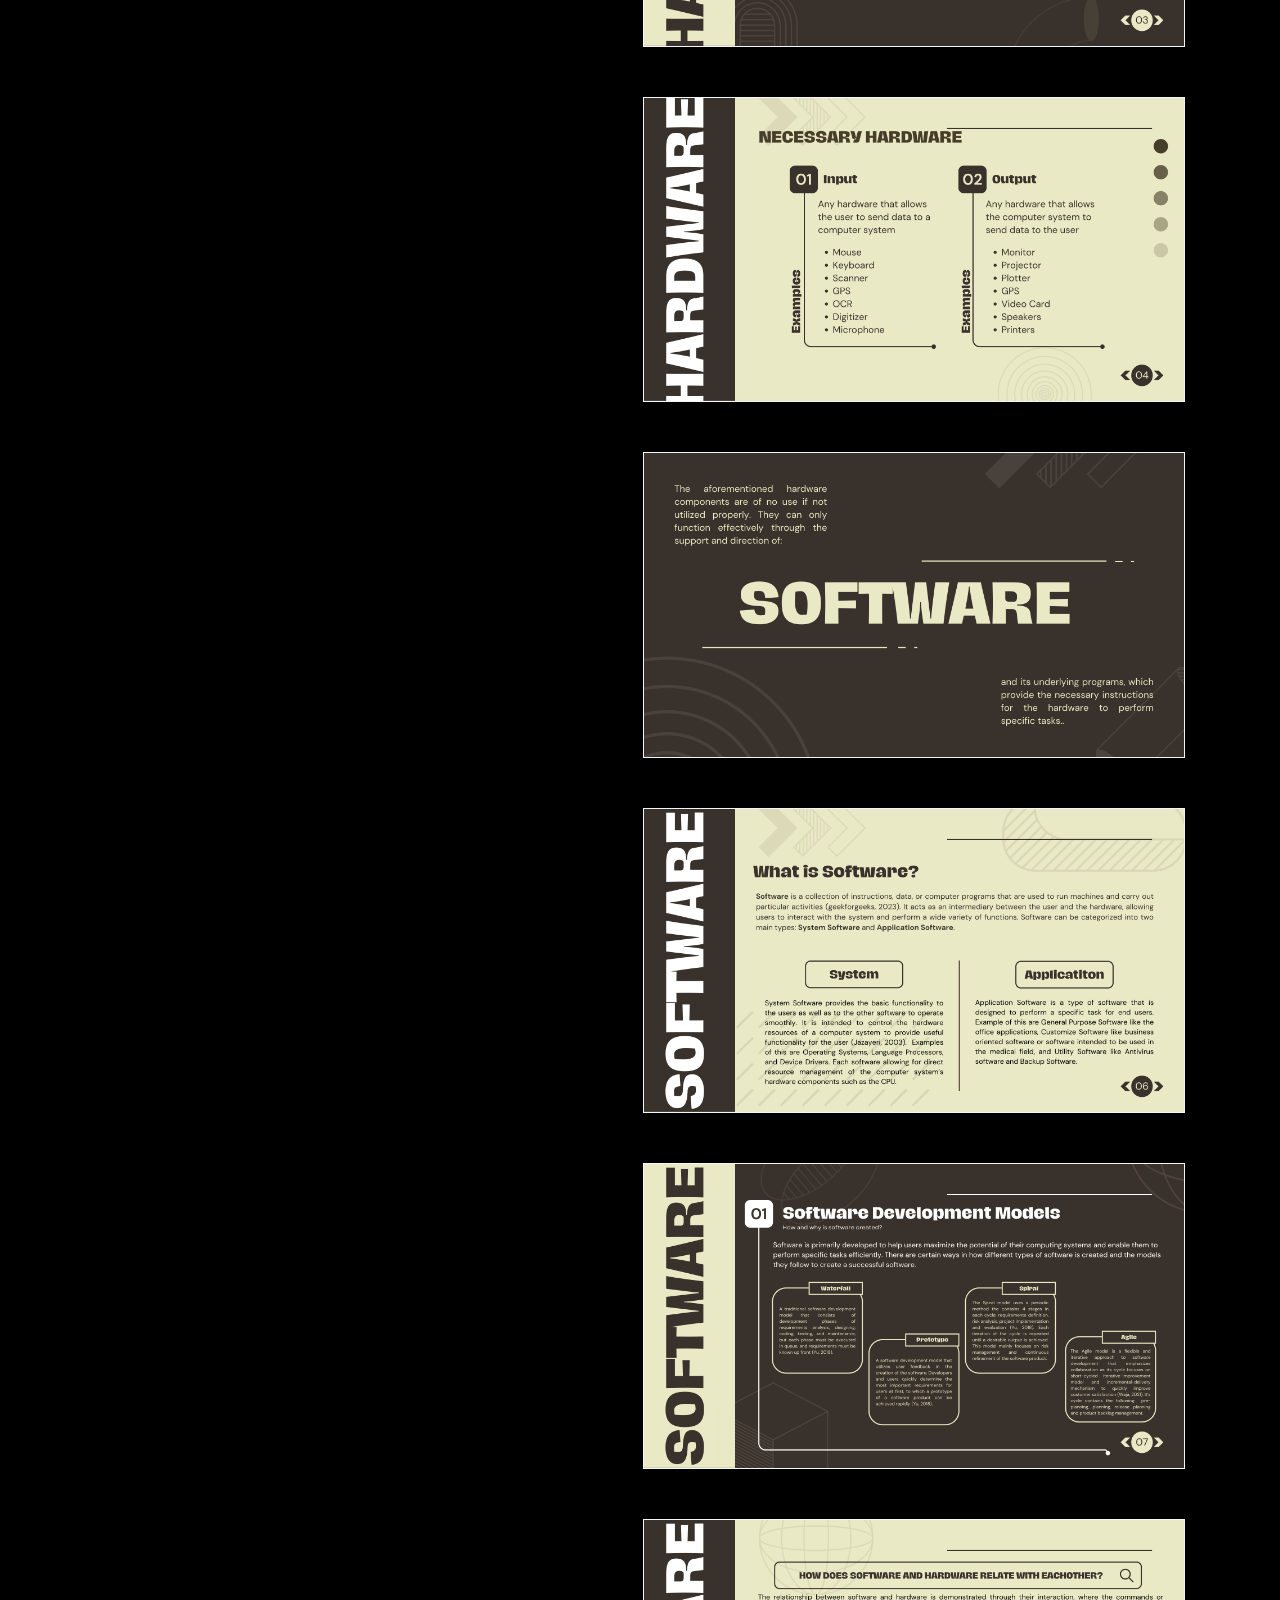
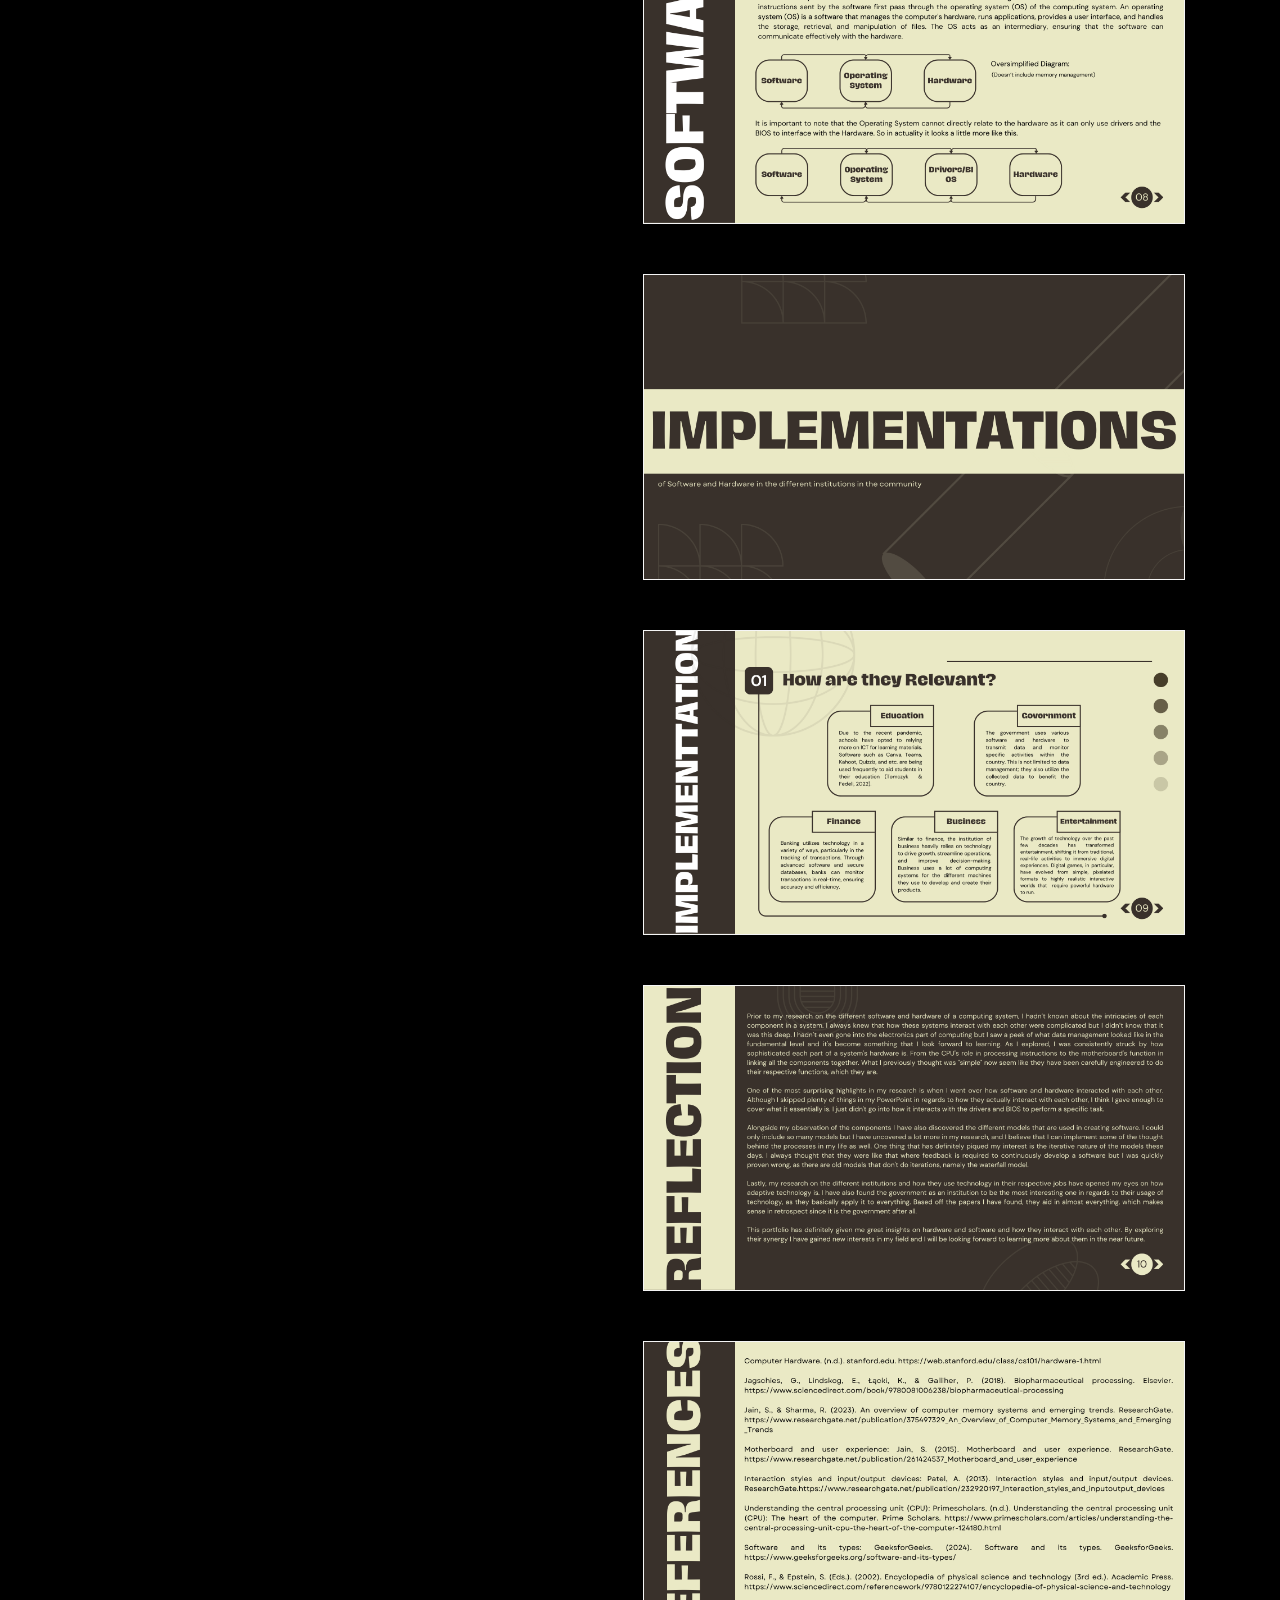
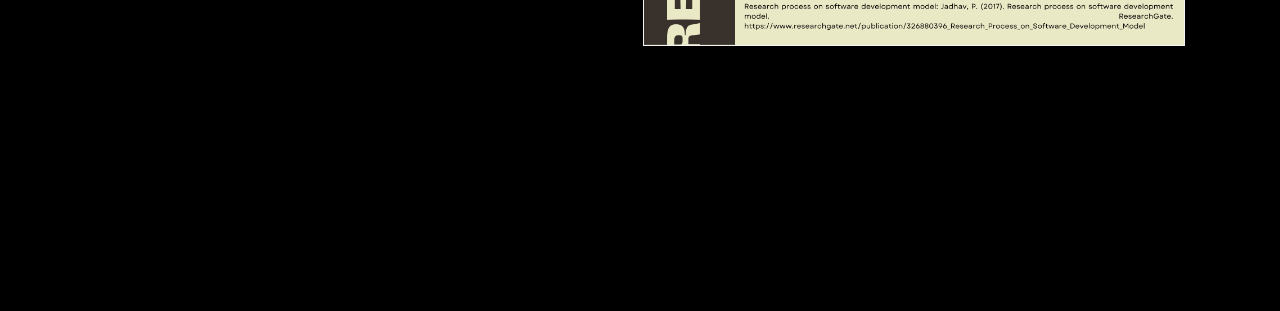
<file: portfolio4.html>
<!DOCTYPE html>
<html>
    <head>
        <link rel="stylesheet" href="css-files/portfolio-1-style.css">
        <link rel="icon" type="image/ico" href="images/site-logo.ico">
        <title>charles & jade</title>
    </head>
    <body>
        <div id="body-div">
            <button id="back" onclick="history.back()" style="font-size: 18px;">back</button>
            <div class="class-table" id="table-of-contents" style="margin-top: 0px; top: 182px;">
                <p style="font-size: 35px; margin-bottom: 10px;">Hardware and Software</p>
                <ol id="contents">
                    <li><a href="#hardware">Hardware</a></li>
                    <li>
                        <ul>
                            <li><a href="#hardef">Definition</a></li>
                            <li><a href="#major">Major Parts</a></li>
                            <li><a href="#necessary">Necessary Hardware</a></li>
                        </ul>
                    </li>
                    <li><a href="#software">Software</a></li>
                    <li>
                        <ul>
                            <li><a href="#softdef">Definition</a></li>
                            <li><a href="#model">Development Models</a></li>
                            <li><a href="#relationship">Relationship</a></li>
                            <li><a href="#relevance">Relevance</a></li>
                        </ul>
                    </li>
                    <li><a href="#analysis">Analysis/Reaction</a></li>
                    <li><a href="#references">References</a></li>
                </ol>
            </div>
            <div id="ppt">
                <div class="ppt-slides">
                    <img draggable="false" src="images/portfolio4/1.png" alt="ppt">
                </div>
                <div class="ppt-slides">
                    <img id="hardware" draggable="false" src="images/portfolio4/2.png" alt="ppt">
                </div>
                <div class="ppt-slides">
                    <img id="hardef" draggable="false" src="images/portfolio4/3.png" alt="ppt">
                </div>
                <div class="ppt-slides">
                    <img id="major" draggable="false" src="images/portfolio4/4.png" alt="ppt">
                </div>
                <div class="ppt-slides">
                    <img id="necessary" draggable="false" src="images/portfolio4/5.png" alt="ppt">
                </div>
                <div class="ppt-slides">
                    <img id="software" draggable="false" src="images/portfolio4/6.png" alt="ppt">
                </div>
                <div class="ppt-slides">
                    <img id="softdef" draggable="false" src="images/portfolio4/7.png" alt="ppt">
                </div>
                <div class="ppt-slides">
                    <img id="model" draggable="false" src="images/portfolio4/8.png" alt="ppt">
                </div>
                <div class="ppt-slides">
                    <img id="relationship" draggable="false" src="images/portfolio4/9.png" alt="ppt">
                </div>
                <div class="ppt-slides">
                    <img id="relevance" draggable="false" src="images/portfolio4/10.png" alt="ppt">
                </div>
                <div class="ppt-slides">
                    <img id="analysis" draggable="false" src="images/portfolio4/11.png" alt="ppt">
                </div>
                <div class="ppt-slides">
                    <img id="references" draggable="false" src="images/portfolio4/12.png" alt="ppt">
                </div>
                <div class="ppt-slides">
                    <img draggable="false" src="images/portfolio4/13.png" alt="ppt">
                </div>
                <div style="margin-top: 240px;"></div>
            </div>
        </div>
        <script src="js-files/table-of-contents.js"></script>
        <script>
            const content = document.getElementById('body-div');
            const buttons = document.querySelectorAll('button');

            window.onload = () => {
                content.classList.add('visible');
            };

            buttons.forEach(button => {
                button.addEventListener('click', () => {
                    content.classList.remove('visible');
                    setTimeout(() => {
                        if (button.id === 'back') {
                            history.back();
                        }
                    }, 500);
                });
            });
        </script>
    </body>
</html>
</file>
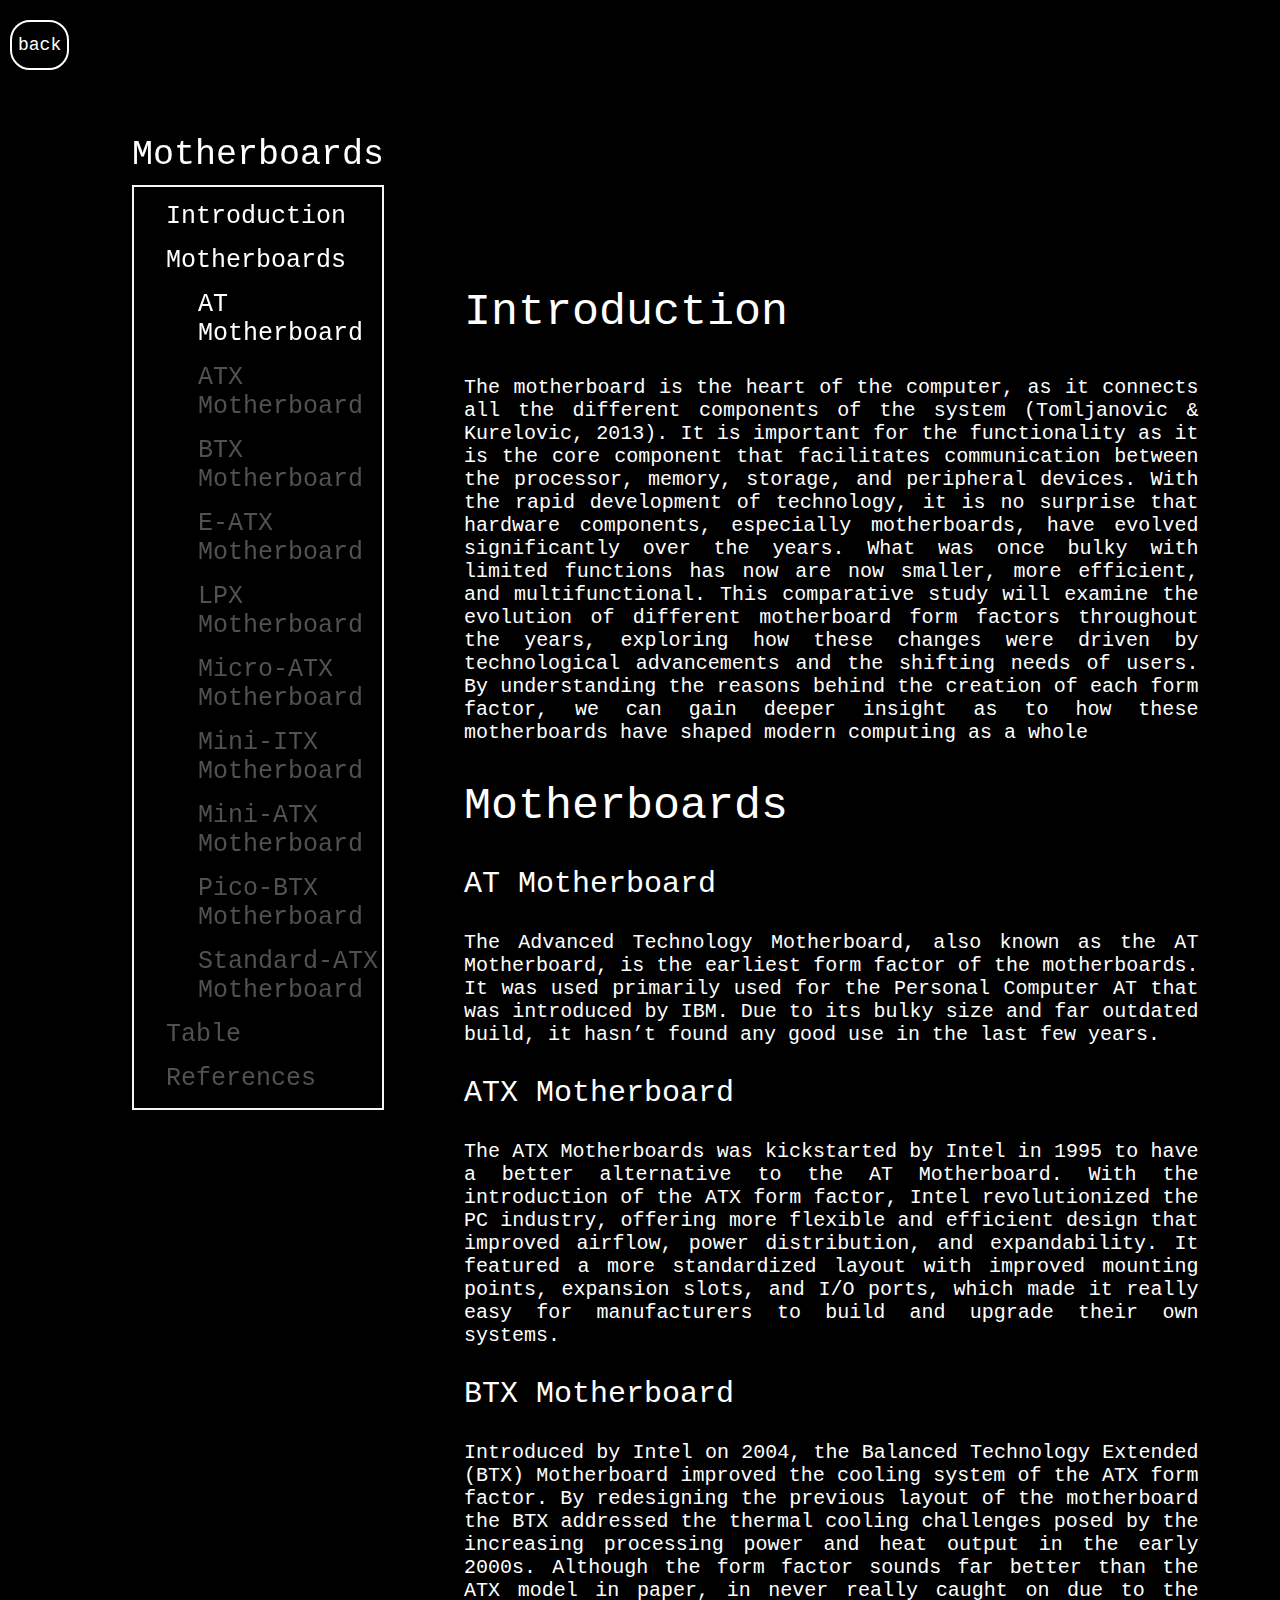
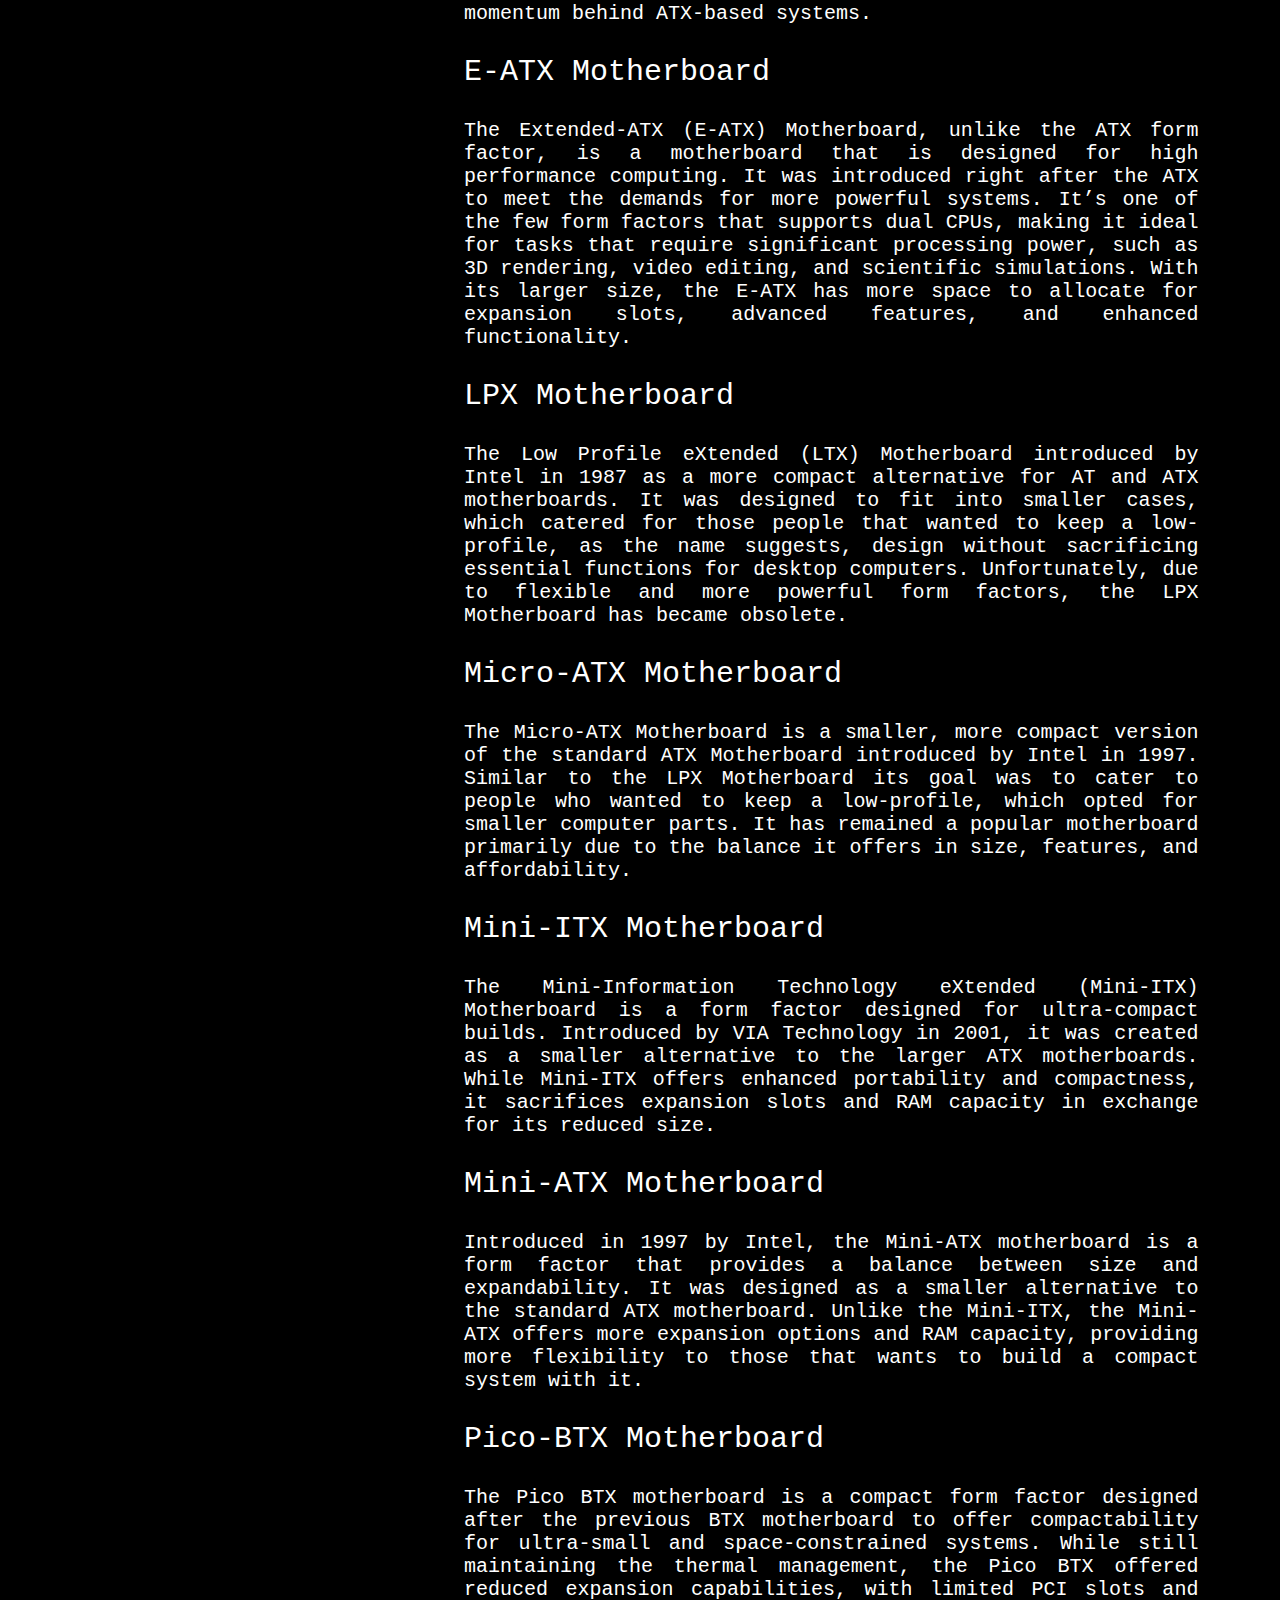
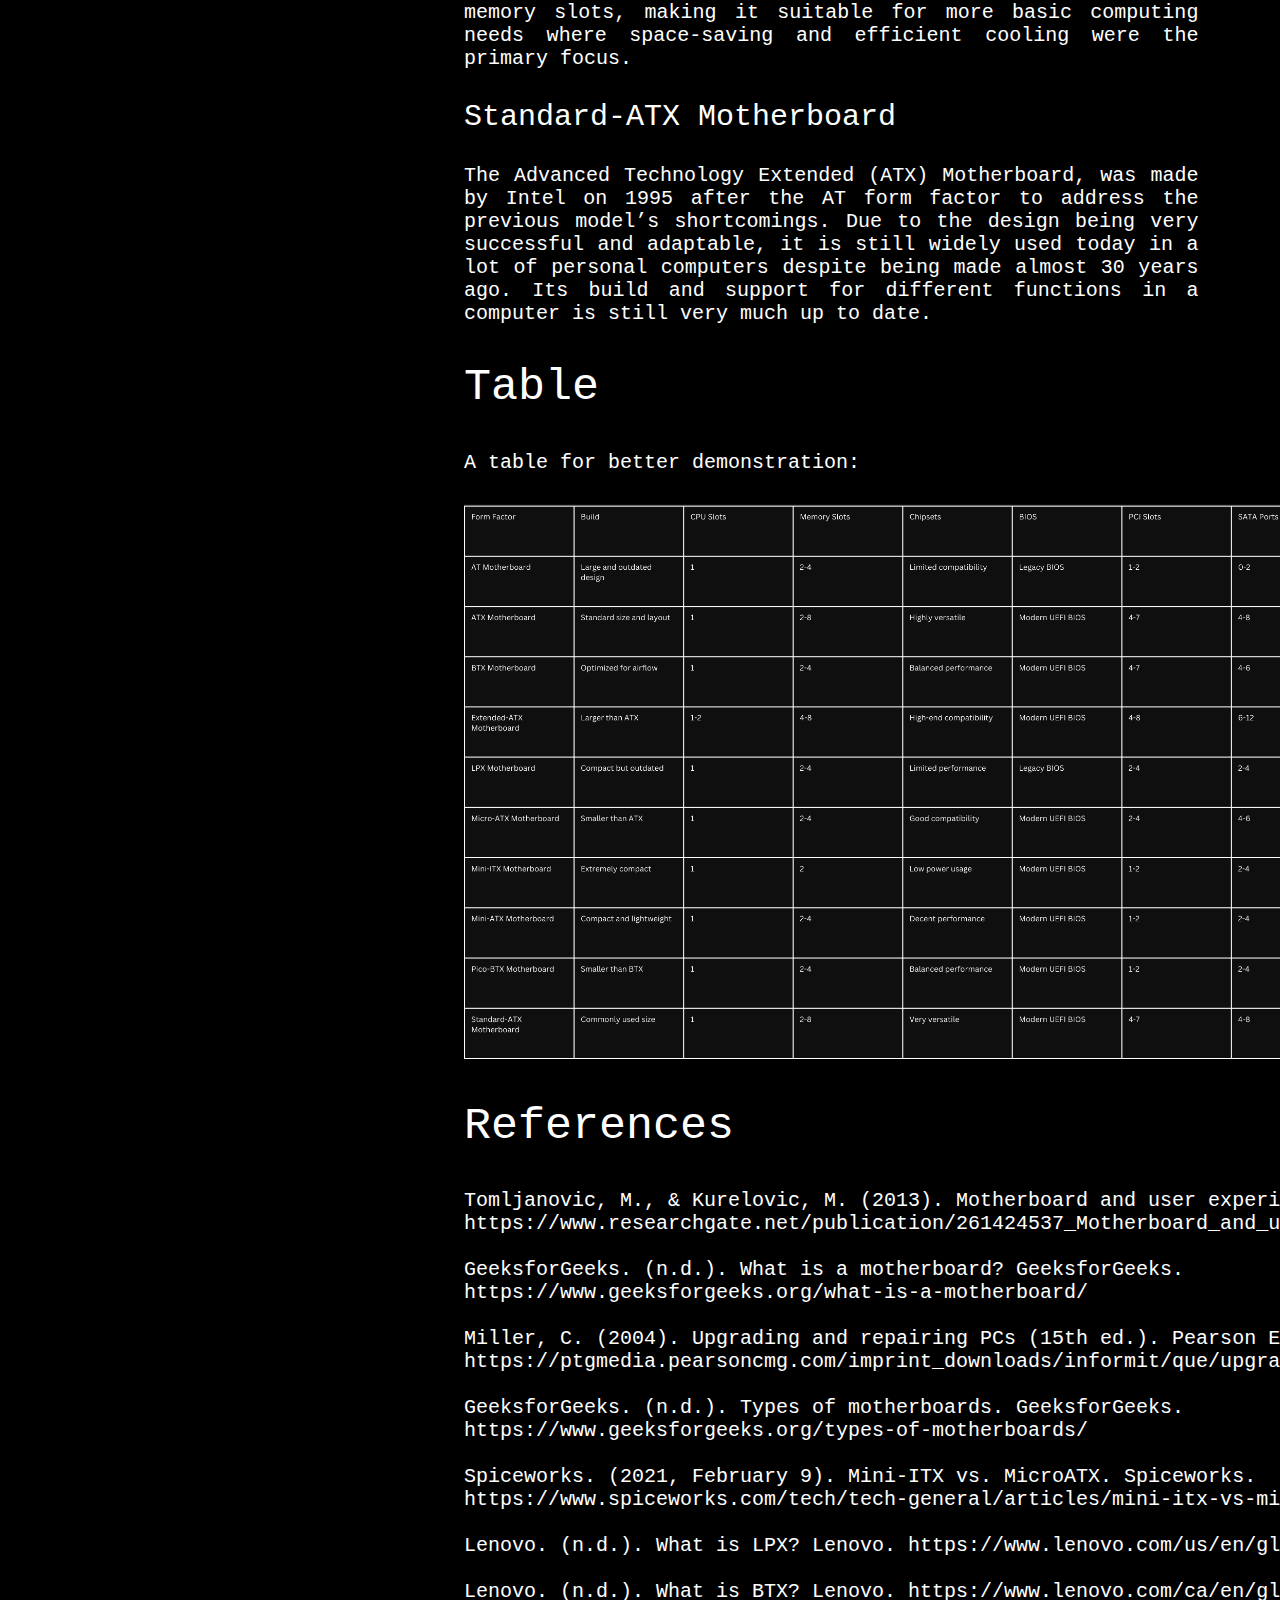
<file: portfolio5.html>
<!DOCTYPE html>
<html>
    <head>
        <link rel="stylesheet" href="css-files/portfolio-1-style.css">
        <link rel="icon" type="image/ico" href="images/site-logo.ico">
        <title>charles & jade</title>
        <style>
            h2 {
                font-size: 45px;
            }
            h3 {
                font-size: 30px;
            }

            #ppt {
                display: flex;
                align-items: flex-start;

            }
            #ppt > section {
                margin-left: 80px;
                align-items: left;
                justify-content: left;
            }
            .text {
                width: 90%;
                font-size: 20px;
                text-align: justify;
            }
        </style>
    </head>
    <body>
        <div id="body-div">
            <button id="back" onclick="history.back()" style="font-size: 18px;">back</button>
            <div class="class-table" id="table-of-contents" style="margin-top: 0px; top: 100px;">
                <p style="font-size: 35px; margin-bottom: 10px;">Motherboards</p>
                <ol id="contents">
                    <li><a href="#introduction">Introduction</a></li>
                    <li><a href="#motherboard">Motherboards</a></li>
                    <li>
                        <ul>
                            <li><a href="#at">AT Motherboard</a></li>
                            <li><a href="#atx">ATX Motherboard</a></li>
                            <li><a href="#btx">BTX Motherboard</a></li>
                            <li><a href="#eatx">E-ATX Motherboard</a></li>
                            <li><a href="#lpx">LPX Motherboard</a></li>
                            <li><a href="#matx">Micro-ATX Motherboard</a></li>
                            <li><a href="#mitx">Mini-ITX Motherboard</a></li>
                            <li><a href="#miatx">Mini-ATX Motherboard</a></li>
                            <li><a href="#pbtx">Pico-BTX Motherboard</a></li>
                            <li><a href="#satx">Standard-ATX Motherboard</a></li>
                        </ul>
                    </li>
                    <li><a href="#table">Table</a></li>
                    <li><a href="#references">References</a></li>
                </ol>
            </div>
            <div id="ppt">
                <section>
                    <h2 id="introduction">Introduction</h2>
                    <div class="text">
                        The motherboard is the heart of the computer, as it connects all the different components of the system (Tomljanovic & Kurelovic, 2013). 
                        It is important for the functionality as it is the core component that facilitates communication between the processor, memory, storage, and peripheral devices. 
                        With the rapid development of technology, it is no surprise that hardware components, especially motherboards, have evolved significantly over the years. 
                        What was once bulky with limited functions has now are now smaller, more efficient, and multifunctional. 
                        This comparative study will examine the evolution of different motherboard form factors throughout the years, exploring how these changes were driven by technological advancements and the shifting needs of users. 
                        By understanding the reasons behind the creation of each form factor, we can gain deeper insight as to how these motherboards have shaped modern computing as a whole
                    </div>
                </section>
                <section>
                    <h2 id="motherboard" style="margin-bottom: 5px;">Motherboards</h2>
                </section>
                <section>
                    <h3 id="at">AT Motherboard</h3>
                    <div class="text">
                        The Advanced Technology Motherboard, also known as the AT Motherboard, is the earliest form factor of the motherboards. 
                        It was used primarily used for the Personal Computer AT that was introduced by IBM. 
                        Due to its bulky size and far outdated build, it hasn’t found any good use in the last few years.
                    </div>
                </section>
                <section>
                    <h3 id="atx">ATX Motherboard</h3>
                    <div class="text">
                        The ATX Motherboards was kickstarted by Intel in 1995 to have a better alternative to the AT Motherboard. 
                        With the introduction of the ATX form factor, Intel revolutionized the PC industry, offering more flexible and efficient design that improved airflow, power distribution, and expandability. 
                        It featured a more standardized layout with improved mounting points, expansion slots, and I/O ports, which made it really easy for manufacturers to build and upgrade their own systems.
                    </div>
                </section>
                <section>
                    <h3 id="btx">BTX Motherboard</h3>
                    <div class="text">
                        Introduced by Intel on 2004, the Balanced Technology Extended (BTX) Motherboard improved the cooling system of the ATX form factor. 
                        By redesigning the previous layout of the motherboard the BTX addressed the thermal cooling challenges posed by the increasing processing power and heat output in the early 2000s. 
                        Although the form factor sounds far better than the ATX model in paper, in never really caught on due to the momentum behind ATX-based systems. 
                    </div>
                </section>
                <section>
                    <h3 id="eatx">E-ATX Motherboard</h3>
                    <div class="text">
                        The Extended-ATX (E-ATX) Motherboard, unlike the ATX form factor, is a motherboard that is designed for high performance computing. 
                        It was introduced right after the ATX to meet the demands for more powerful systems. 
                        It’s one of the few form factors that supports dual CPUs, making it ideal for tasks that require significant processing power, such as 3D rendering, video editing, and scientific simulations. 
                        With its larger size, the E-ATX has more space to allocate for expansion slots, advanced features, and enhanced functionality. 
                    </div>
                </section>
                <section>
                    <h3 id="lpx">LPX Motherboard</h3>
                    <div class="text">
                        The Low Profile eXtended (LTX) Motherboard introduced by Intel in 1987 as a more compact alternative for AT and ATX motherboards. 
                        It was designed to fit into smaller cases, which catered for those people that wanted to keep a low-profile, as the name suggests, design without sacrificing essential functions for desktop computers. 
                        Unfortunately, due to flexible and more powerful form factors, the LPX Motherboard has became obsolete.
                    </div>
                </section>
                <section>
                    <h3 id="matx">Micro-ATX Motherboard</h3>
                    <div class="text">
                        The Micro-ATX Motherboard is a smaller, more compact version of the standard ATX Motherboard introduced by Intel in 1997. 
                        Similar to the LPX Motherboard its goal was to cater to people who wanted to keep a low-profile, which opted for smaller computer parts. 
                        It has remained a popular motherboard primarily due to the balance it offers in size, features, and affordability.
                    </div>
                </section>
                <section>
                    <h3 id="mitx">Mini-ITX Motherboard</h3>
                    <div class="text">
                        The Mini-Information Technology eXtended (Mini-ITX) Motherboard is a form factor designed for ultra-compact builds. 
                        Introduced by VIA Technology in 2001, it was created as a smaller alternative to the larger ATX motherboards. 
                        While Mini-ITX offers enhanced portability and compactness, it sacrifices expansion slots and RAM capacity in exchange for its reduced size.
                    </div>
                </section>
                <section>
                    <h3 id="miatx">Mini-ATX Motherboard</h3>
                    <div class="text">
                        Introduced in 1997 by Intel, the Mini-ATX motherboard is a form factor that provides a balance between size and expandability. 
                        It was designed as a smaller alternative to the standard ATX motherboard. 
                        Unlike the Mini-ITX, the Mini-ATX offers more expansion options and RAM capacity, providing more flexibility to those that wants to build a compact system with it.
                    </div>
                </section>
                <section>
                    <h3 id="pbtx">Pico-BTX Motherboard</h3>
                    <div class="text">
                        The Pico BTX motherboard is a compact form factor designed after the previous BTX motherboard to offer compactability for ultra-small and space-constrained systems. 
                        While still maintaining the thermal management, the Pico BTX offered reduced expansion capabilities, with limited PCI slots and memory slots, 
                        making it suitable for more basic computing needs where space-saving and efficient cooling were the primary focus.
                    </div>
                </section>
                <section>
                    <h3 id="satx">Standard-ATX Motherboard</h3>
                    <div class="text">
                        The Advanced Technology Extended (ATX) Motherboard, was made by Intel on 1995 after the AT form factor to address the previous model’s shortcomings. 
                        Due to the design being very successful and adaptable, it is still widely used today in a lot of personal computers despite being made almost 30 years ago. 
                        Its build and support for different functions in a computer is still very much up to date.
                    </div>
                </section>
                <section>
                    <h2 id="table">Table</h2>
                    <div class="text" style="margin-bottom: 30px;">
                        A table for better demonstration:
                    </div>
                    <img src="images/tables/form-table.png" alt="formtable" draggable="false" style="height: 555px;">
                </section>
                <section>
                    <h2 id="references">References</h2>
                    <div class="text">
                        Tomljanovic, M., & Kurelovic, M. (2013). Motherboard and user experience. ResearchGate. <br> https://www.researchgate.net/publication/261424537_Motherboard_and_user_experience <br> <br>
                        GeeksforGeeks. (n.d.). What is a motherboard? GeeksforGeeks. <br> https://www.geeksforgeeks.org/what-is-a-motherboard/ <br> <br>
                        Miller, C. (2004). Upgrading and repairing PCs (15th ed.). Pearson Education. <br> https://ptgmedia.pearsoncmg.com/imprint_downloads/informit/que/upgrading/fifteenth_edition/book_samples/sc04_0789729741.pdf <br> <br>
                        GeeksforGeeks. (n.d.). Types of motherboards. GeeksforGeeks. <br> https://www.geeksforgeeks.org/types-of-motherboards/ <br> <br>
                        Spiceworks. (2021, February 9). Mini-ITX vs. MicroATX. Spiceworks. <br> https://www.spiceworks.com/tech/tech-general/articles/mini-itx-vs-microatx/ <br> <br>
                        Lenovo. (n.d.). What is LPX? Lenovo. https://www.lenovo.com/us/en/glossary/what-is-lpx/ <br> <br>
                        Lenovo. (n.d.). What is BTX? Lenovo. https://www.lenovo.com/ca/en/glossary/btx/ <br> <br>
                    </div>
                </section>
                <div style="margin-top: 240px;"></div>
            </div>
        </div>
        <script src="js-files/portfoliodoc.js"></script>
        <script>
            const content = document.getElementById('body-div');
            const buttons = document.querySelectorAll('button');

            window.onload = () => {
                content.classList.add('visible');
            };

            buttons.forEach(button => {
                button.addEventListener('click', () => {
                    content.classList.remove('visible');
                    setTimeout(() => {
                        if (button.id === 'back') {
                            history.back();
                        }
                    }, 500);
                });
            });
        </script>
    </body>
</html>
</file>
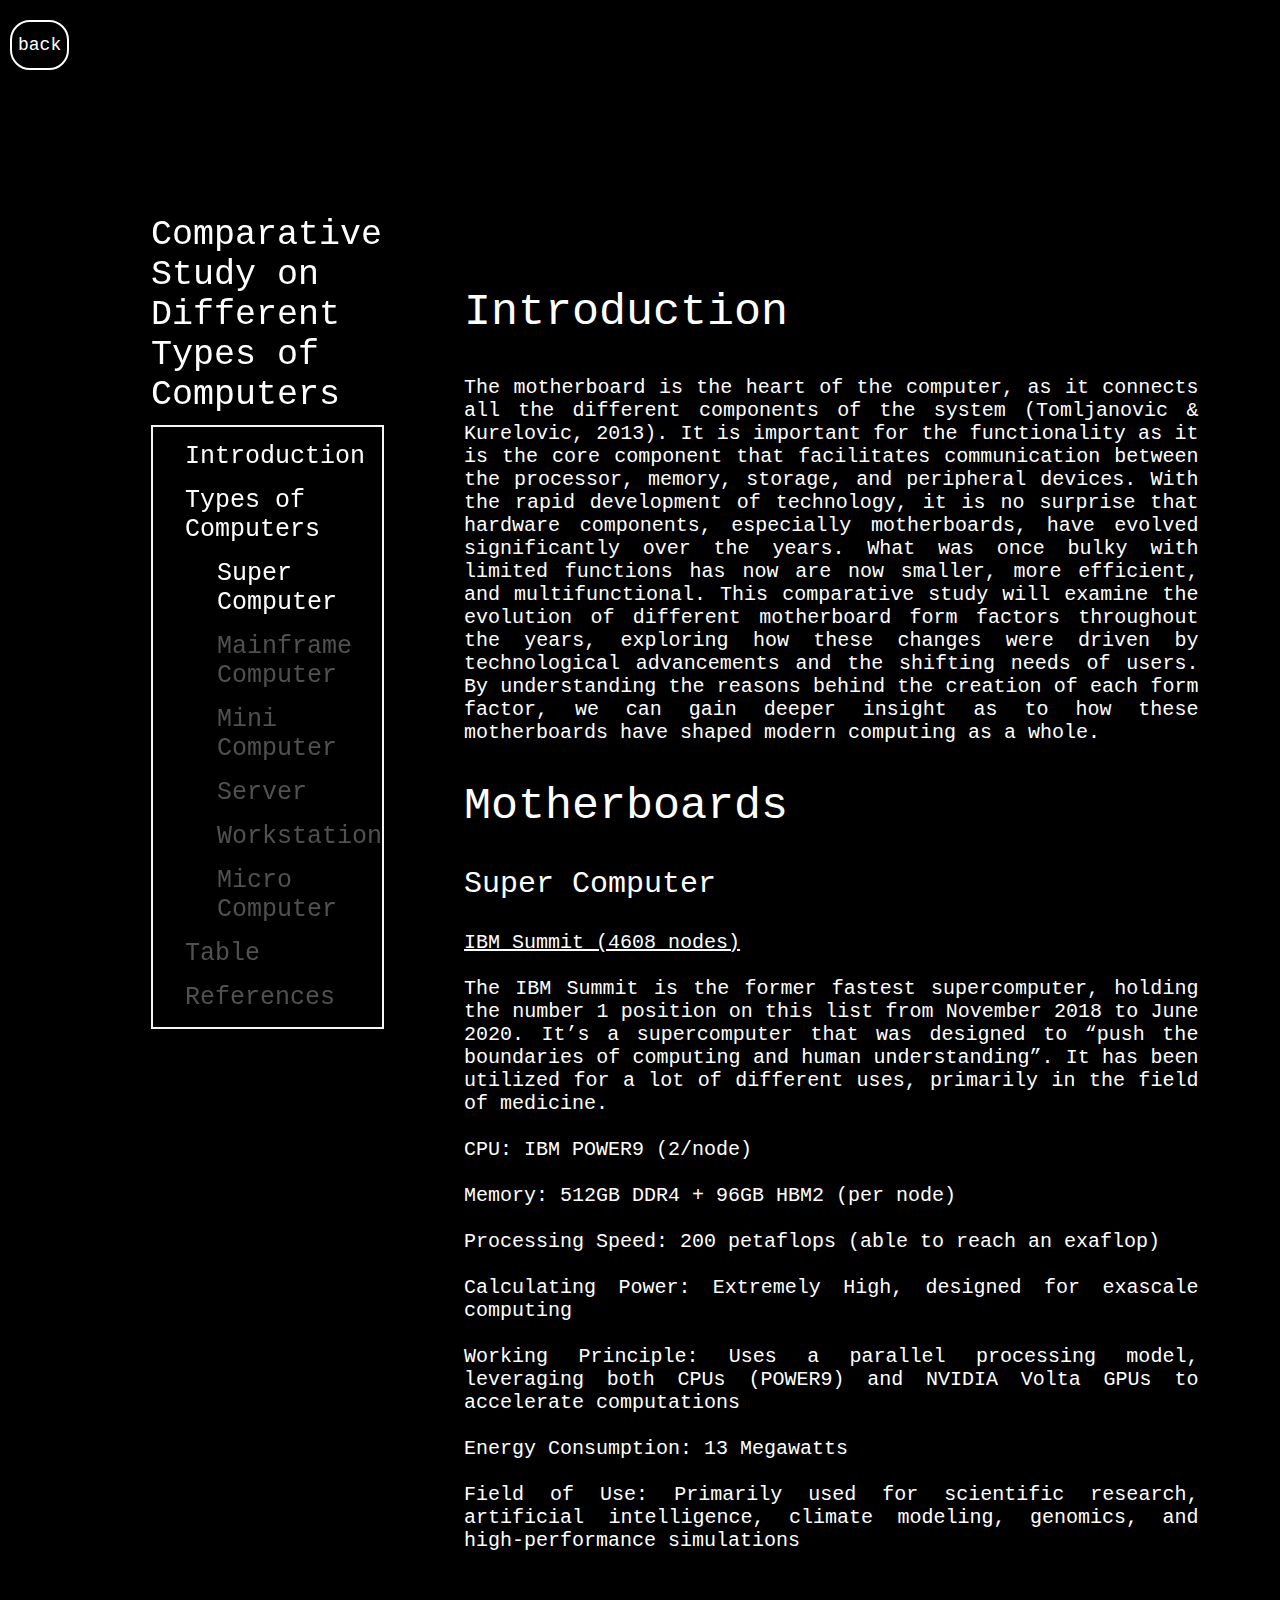
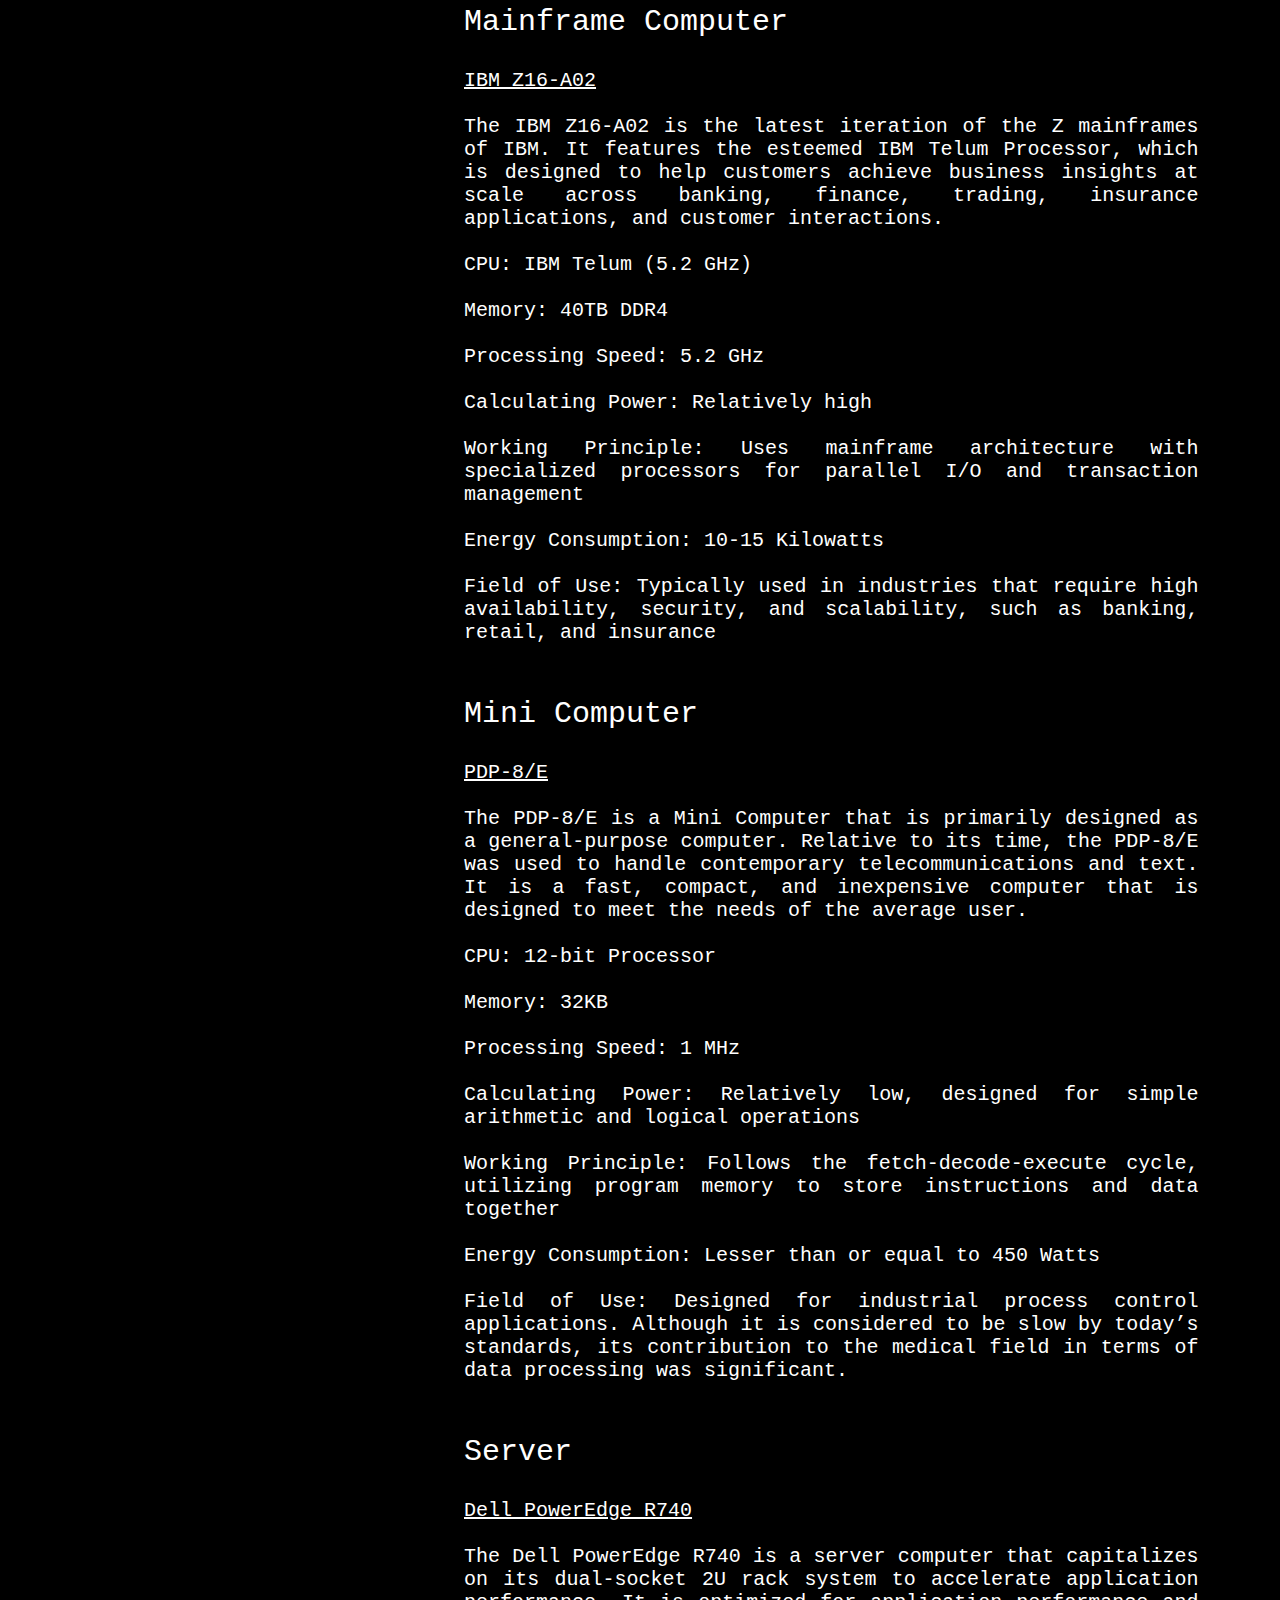
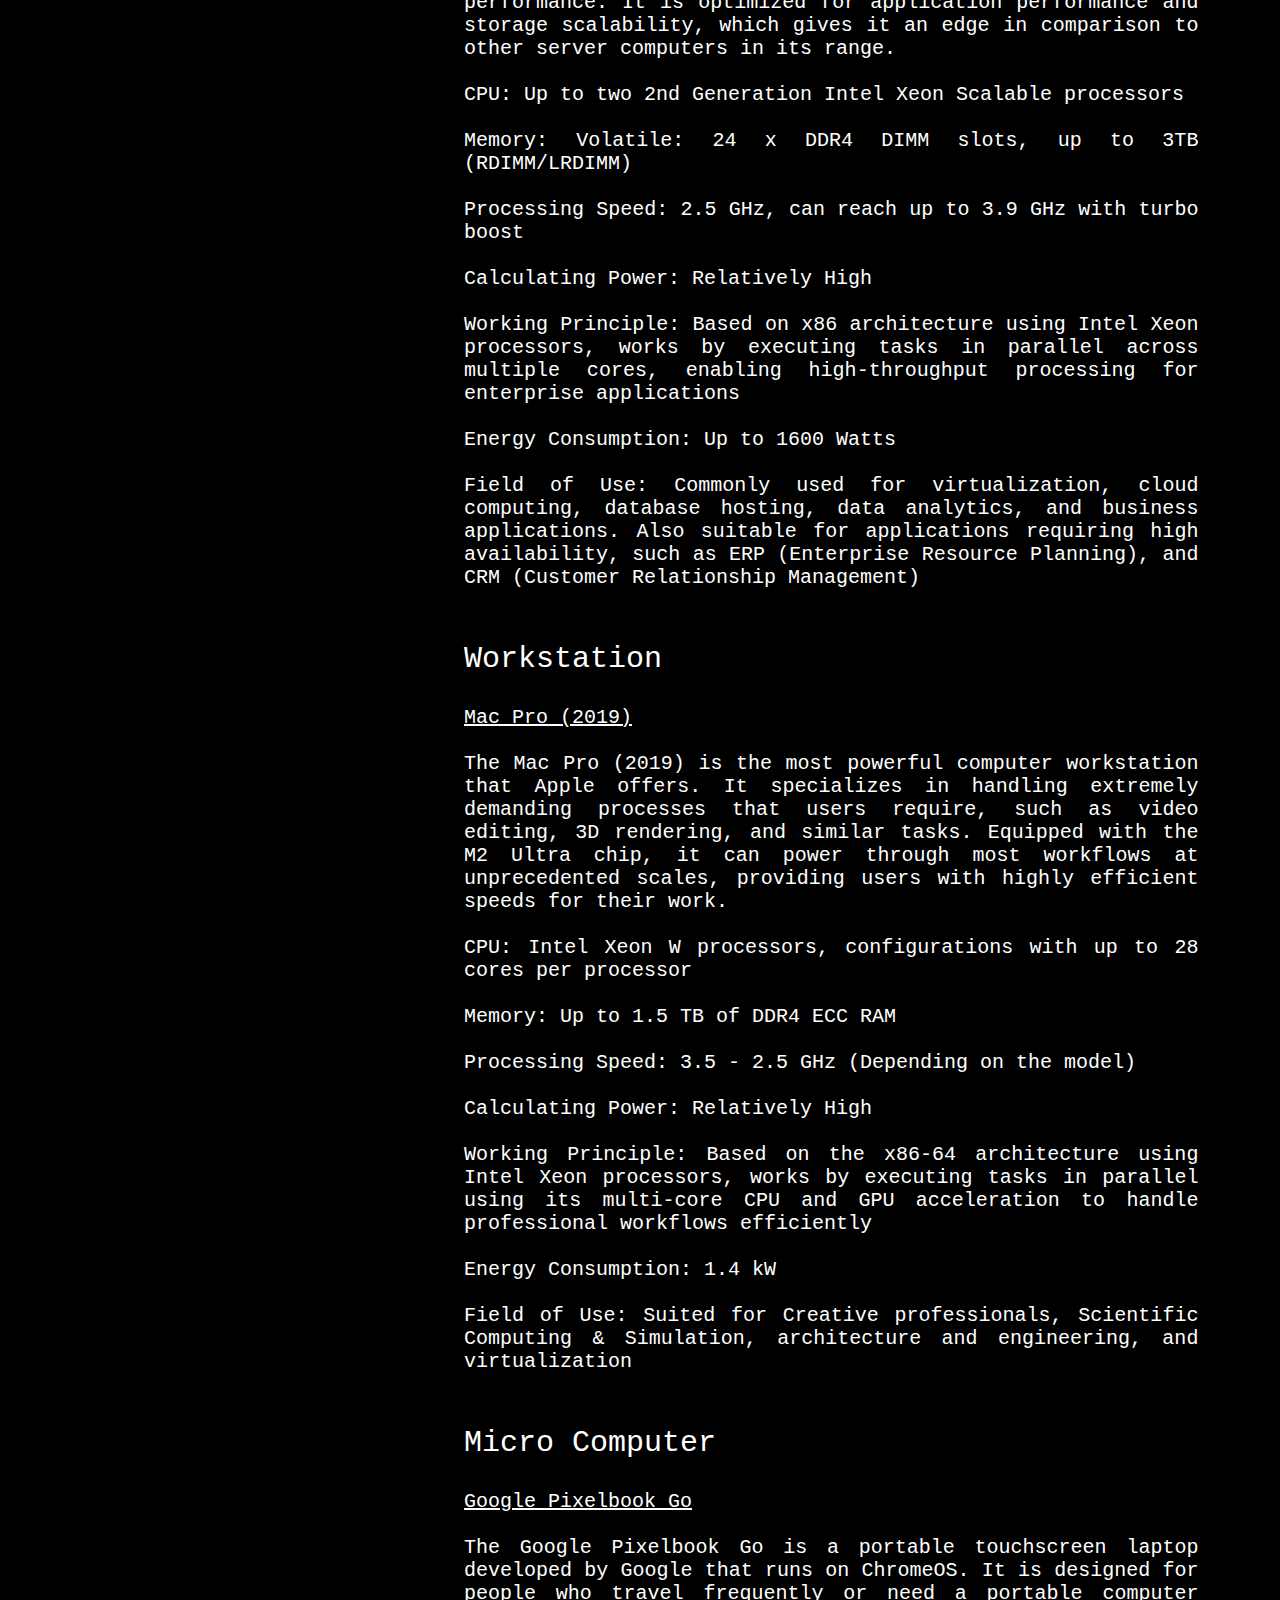
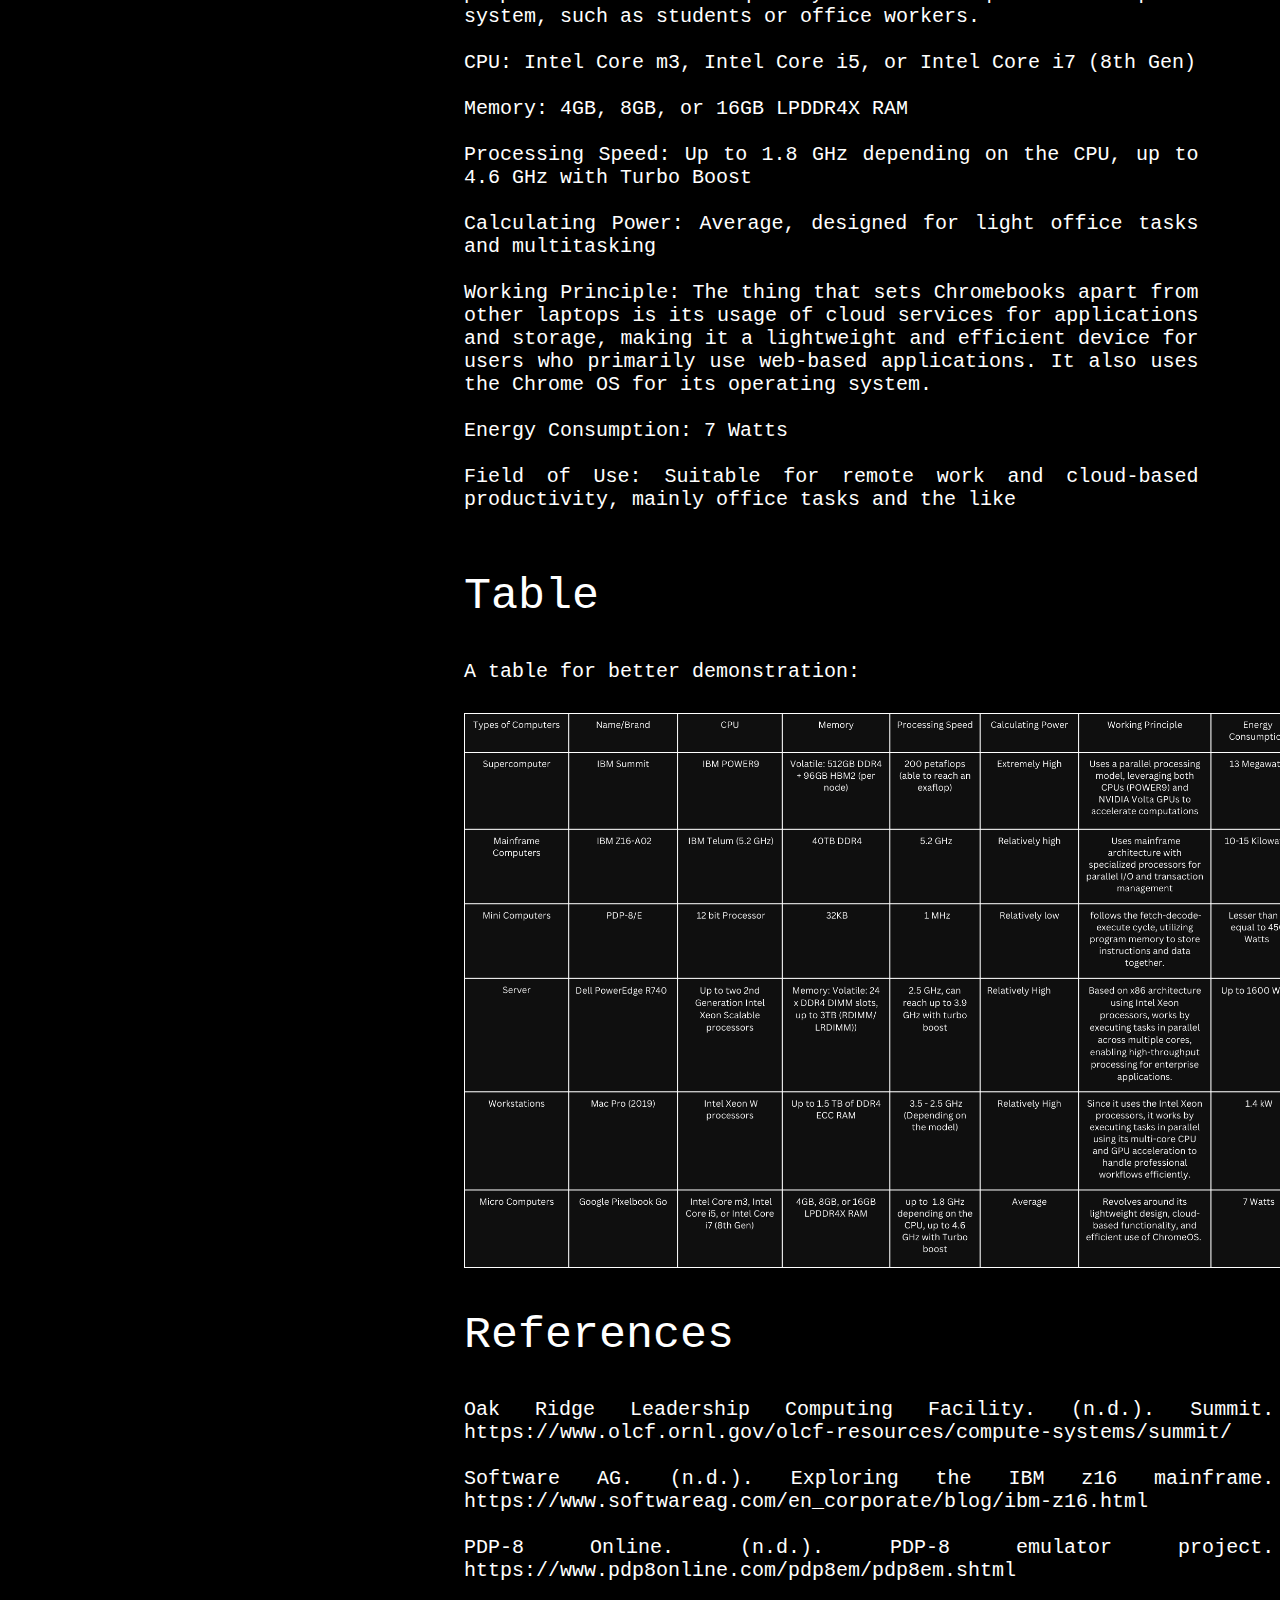
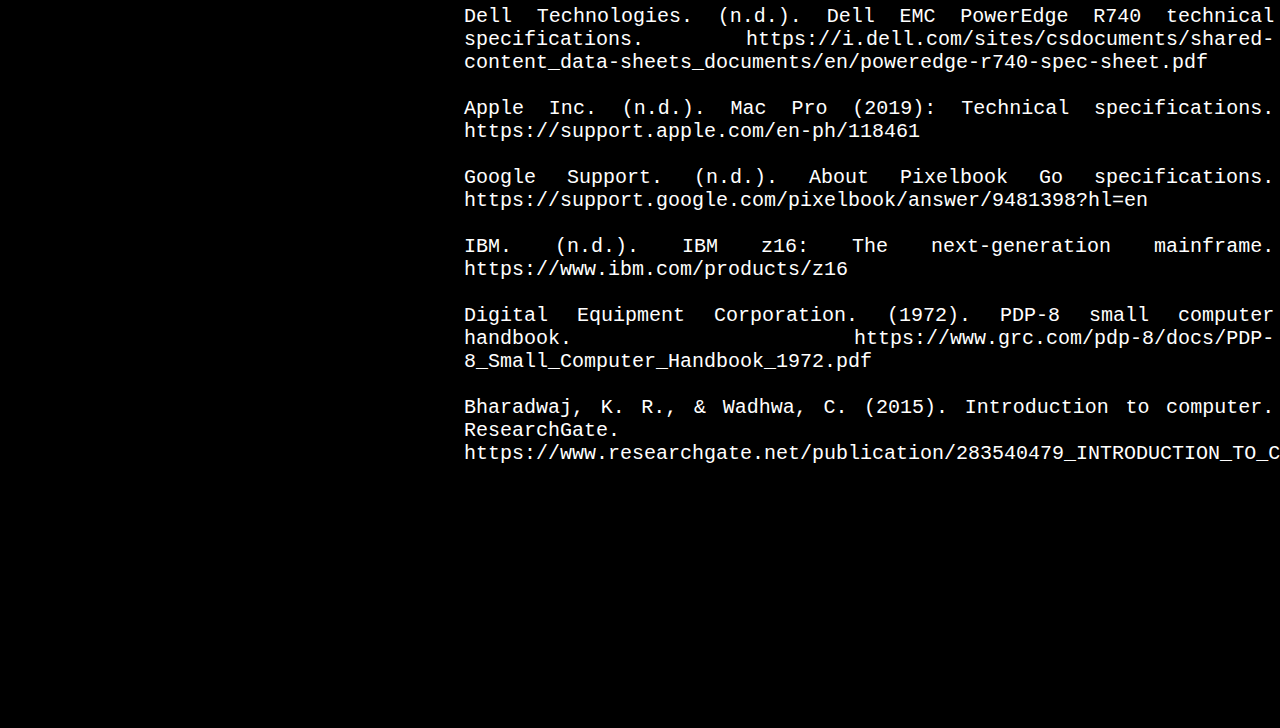
<file: portfolio6.html>
<!DOCTYPE html>
<html>
    <head>
        <link rel="stylesheet" href="css-files/portfolio-1-style.css">
        <link rel="icon" type="image/ico" href="images/site-logo.ico">
        <title>charles & jade</title>
        <style>
            h2 {
                font-size: 45px;
            }
            h3 {
                font-size: 30px;
            }

            #ppt {
                display: flex;
                align-items: flex-start;

            }
            #ppt > section {
                margin-left: 80px;
                align-items: left;
                justify-content: left;
            }
            .text {
                width: 90%;
                font-size: 20px;
                text-align: justify;
            }
        </style>
    </head>
    <body>
        <div id="body-div">
            <button id="back" onclick="history.back()" style="font-size: 18px;">back</button>
            <div class="class-table" id="table-of-contents" style="margin-top: 0px; top: 180px;">
                <p style="font-size: 35px; margin-bottom: 10px;">Comparative Study on Different Types of Computers</p>
                <ol id="contents">
                    <li><a href="#introduction">Introduction</a></li>
                    <li><a href="#types">Types of Computers</a></li>
                    <li>
                        <ul>
                            <li><a href="#sc">Super Computer</a></li>
                            <li><a href="#mc">Mainframe Computer</a></li>
                            <li><a href="#mic">Mini Computer</a></li>
                            <li><a href="#s">Server</a></li>
                            <li><a href="#ws">Workstation</a></li>
                            <li><a href="#micc">Micro Computer</a></li>
                        </ul>
                    </li>
                    <li><a href="#table">Table</a></li>
                    <li><a href="#references">References</a></li>
                </ol>
            </div>
            <div id="ppt">
                <section>
                    <h2 id="introduction">Introduction</h2>
                    <div class="text">
                        The motherboard is the heart of the computer, as it connects all the different components of the system (Tomljanovic & Kurelovic, 2013). 
                        It is important for the functionality as it is the core component that facilitates communication between the processor, memory, storage, and peripheral devices. 
                        With the rapid development of technology, it is no surprise that hardware components, especially motherboards, have evolved significantly over the years. 
                        What was once bulky with limited functions has now are now smaller, more efficient, and multifunctional. 
                        This comparative study will examine the evolution of different motherboard form factors throughout the years, exploring how these changes were driven by technological advancements and the shifting needs of users. 
                        By understanding the reasons behind the creation of each form factor, we can gain deeper insight as to how these motherboards have shaped modern computing as a whole.
                    </div>
                </section>
                <section>
                    <h2 id="types" style="margin-bottom: 5px;">Motherboards</h2>
                </section>
                <section>
                    <h3 id="sc">Super Computer</h3>
                    <div class="text">
                        <u>IBM Summit (4608 nodes)</u><br><br>
                        The IBM Summit is the former fastest supercomputer, holding the number 1 position on this list from November 2018 to June 2020. 
                        It’s a supercomputer that was designed to “push the boundaries of computing and human understanding”. 
                        It has been utilized for a lot of different uses, primarily in the field of medicine.<br>
                        <br>
                        CPU: IBM POWER9 (2/node)<br><br>
                        Memory: 512GB DDR4 + 96GB HBM2 (per node)<br><br>
                        Processing Speed: 200 petaflops (able to reach an exaflop)<br><br>
                        Calculating Power: Extremely High, designed for exascale computing<br><br>
                        Working Principle: Uses a parallel processing model, leveraging both CPUs (POWER9) and NVIDIA Volta GPUs to accelerate computations<br><br>
                        Energy Consumption: 13 Megawatts<br><br>
                        Field of Use: Primarily used for scientific research, artificial intelligence, climate modeling, genomics, and high-performance simulations<br><br> 
                    </div>
                </section>
                <section>
                    <h3 id="mc">Mainframe Computer</h3>
                    <div class="text">
                        <u>IBM Z16-A02</u><br><br>
                        The IBM Z16-A02 is the latest iteration of the Z mainframes of IBM. 
                        It features the esteemed IBM Telum Processor, which is designed to help customers achieve business insights at scale across banking, 
                        finance, trading, insurance applications, and customer interactions.<br><br>
                
                        CPU: IBM Telum (5.2 GHz)<br><br>
                        Memory: 40TB DDR4<br><br>
                        Processing Speed: 5.2 GHz<br><br>
                        Calculating Power: Relatively high<br><br>
                        Working Principle: Uses mainframe architecture with specialized processors for parallel I/O and transaction management<br><br>
                        Energy Consumption: 10-15 Kilowatts<br><br>
                        Field of Use: Typically used in industries that require high availability, security, and scalability, such as banking, retail, and insurance<br><br>
                    </div>
                </section>
                <section>
                    <h3 id="mic">Mini Computer</h3>
                    <div class="text">
                        <u>PDP-8/E</u><br><br>
                        The PDP-8/E is a Mini Computer that is primarily designed as a general-purpose computer. 
                        Relative to its time, the PDP-8/E was used to handle contemporary telecommunications and text. 
                        It is a fast, compact, and inexpensive computer that is designed to meet the needs of the average user.<br><br>
                
                        CPU: 12-bit Processor<br><br>
                        Memory: 32KB<br><br>
                        Processing Speed: 1 MHz<br><br>
                        Calculating Power: Relatively low, designed for simple arithmetic and logical operations<br><br>
                        Working Principle: Follows the fetch-decode-execute cycle, utilizing program memory to store instructions and data together<br><br>
                        Energy Consumption: Lesser than or equal to 450 Watts<br><br>
                        Field of Use: Designed for industrial process control applications. 
                        Although it is considered to be slow by today’s standards, its contribution to the medical field in terms of data processing was significant.<br><br> 
                    </div>
                </section>
                <section>
                    <h3 id="s">Server</h3>
                    <div class="text">
                        <u>Dell PowerEdge R740</u><br><br>
                        The Dell PowerEdge R740 is a server computer that capitalizes on its dual-socket 2U rack system to accelerate application performance. 
                        It is optimized for application performance and storage scalability, which gives it an edge in comparison to other server computers in its range.<br><br>
                
                        CPU: Up to two 2nd Generation Intel Xeon Scalable processors<br><br>
                        Memory: Volatile: 24 x DDR4 DIMM slots, up to 3TB (RDIMM/LRDIMM)<br><br>
                        Processing Speed: 2.5 GHz, can reach up to 3.9 GHz with turbo boost<br><br>
                        Calculating Power: Relatively High<br><br>
                        Working Principle: Based on x86 architecture using Intel Xeon processors, works by executing tasks in parallel across multiple cores, enabling high-throughput processing for enterprise applications<br><br>
                        Energy Consumption: Up to 1600 Watts<br><br>
                        Field of Use: Commonly used for virtualization, cloud computing, database hosting, data analytics, and business applications. Also suitable for applications requiring high availability, such as ERP (Enterprise Resource Planning), and CRM (Customer Relationship Management)<br><br>
                    </div>
                </section>
                <section>
                    <h3 id="ws">Workstation</h3>
                    <div class="text">
                        <u>Mac Pro (2019)</u><br><br>
                        The Mac Pro (2019) is the most powerful computer workstation that Apple offers. 
                        It specializes in handling extremely demanding processes that users require, such as video editing, 3D rendering, and similar tasks. 
                        Equipped with the M2 Ultra chip, it can power through most workflows at unprecedented scales, providing users with highly efficient speeds for their work.<br><br>
                
                        CPU: Intel Xeon W processors, configurations with up to 28 cores per processor<br><br>
                        Memory: Up to 1.5 TB of DDR4 ECC RAM<br><br>
                        Processing Speed: 3.5 - 2.5 GHz (Depending on the model)<br><br>
                        Calculating Power: Relatively High<br><br>
                        Working Principle: Based on the x86-64 architecture using Intel Xeon processors, works by executing tasks in parallel using its multi-core CPU and GPU acceleration to handle professional workflows efficiently<br><br>
                        Energy Consumption: 1.4 kW<br><br>
                        Field of Use: Suited for Creative professionals, Scientific Computing & Simulation, architecture and engineering, and virtualization<br><br>
                    </div>
                </section>
                <section>
                    <h3 id="micc">Micro Computer</h3>
                    <div class="text">
                        <u>Google Pixelbook Go</u><br><br>
                        The Google Pixelbook Go is a portable touchscreen laptop developed by Google that runs on ChromeOS. 
                        It is designed for people who travel frequently or need a portable computer system, such as students or office workers.<br><br>
                        
                        CPU: Intel Core m3, Intel Core i5, or Intel Core i7 (8th Gen)<br><br>
                        Memory: 4GB, 8GB, or 16GB LPDDR4X RAM<br><br>
                        Processing Speed: Up to 1.8 GHz depending on the CPU, up to 4.6 GHz with Turbo Boost<br><br>
                        Calculating Power: Average, designed for light office tasks and multitasking<br><br>
                        Working Principle: The thing that sets Chromebooks apart from other laptops is its usage of cloud services for applications and storage, making it a lightweight and efficient device for users who primarily use web-based applications. It also uses the Chrome OS for its operating system.<br><br>
                        Energy Consumption: 7 Watts<br><br>
                        Field of Use: Suitable for remote work and cloud-based productivity, mainly office tasks and the like<br><br>
                    </div>
                </section>
                <section>
                    <h2 id="table">Table</h2>
                    <div class="text" style="margin-bottom: 30px;">
                        A table for better demonstration:
                    </div>
                    <img src="images/tables/computer-table.png" alt="table" draggable="false" style="height: 555px;">
                </section>
                <section>
                    <h2 id="references">References</h2>
                    <div class="text">
                        Oak Ridge Leadership Computing Facility. (n.d.). Summit. https://www.olcf.ornl.gov/olcf-resources/compute-systems/summit/<br><br>
                        Software AG. (n.d.). Exploring the IBM z16 mainframe. https://www.softwareag.com/en_corporate/blog/ibm-z16.html<br><br>
                        PDP-8 Online. (n.d.). PDP-8 emulator project. https://www.pdp8online.com/pdp8em/pdp8em.shtml<br><br>
                        Dell Technologies. (n.d.). Dell EMC PowerEdge R740 technical specifications. https://i.dell.com/sites/csdocuments/shared-content_data-sheets_documents/en/poweredge-r740-spec-sheet.pdf<br><br>
                        Apple Inc. (n.d.). Mac Pro (2019): Technical specifications. https://support.apple.com/en-ph/118461<br><br>
                        Google Support. (n.d.). About Pixelbook Go specifications. https://support.google.com/pixelbook/answer/9481398?hl=en<br><br>
                        IBM. (n.d.). IBM z16: The next-generation mainframe. https://www.ibm.com/products/z16<br><br>
                        Digital Equipment Corporation. (1972). PDP-8 small computer handbook. https://www.grc.com/pdp-8/docs/PDP-8_Small_Computer_Handbook_1972.pdf<br><br>
                        Bharadwaj, K. R., & Wadhwa, C. (2015). Introduction to computer. ResearchGate. https://www.researchgate.net/publication/283540479_INTRODUCTION_TO_COMPUTER<br><br>
                    </div>
                </section>
                <div style="margin-top: 240px;"></div>
            </div>
        </div>
        <script src="js-files/portfoliodoc.js"></script>
        <script>
            const content = document.getElementById('body-div');
            const buttons = document.querySelectorAll('button');

            window.onload = () => {
                content.classList.add('visible');
            };

            buttons.forEach(button => {
                button.addEventListener('click', () => {
                    content.classList.remove('visible');
                    setTimeout(() => {
                        if (button.id === 'back') {
                            history.back();
                        }
                    }, 500);
                });
            });
        </script>
    </body>
</html>
</file>
<file: css-files/index-style.css>
@import url('https://fonts.googleapis.com/css2?family=Space+Mono:ital,wght@0,400;0,700;1,400;1,700&display=swap');

* {
    font-family: 'Courier New', Courier, monospace;
    font-weight: 400;
    font-style: normal;
    user-select: none;
}
body {
    height: 100vh;
    width: 100vw;
    background-color: #000000;
    overflow: hidden;
    margin: auto;
}
.center-section {
    display: flex;
    height: 100vh;
    width: 50vw;
    margin: auto;
    background-color: #000000;
    opacity: 0;
    transition: opacity 0.5s ease-in-out;
}
.center-section.visible {
    opacity: 1;
}
.center-div {
    display: flex;
    flex-direction: column;
    height: 300px;
    width: 50vw;
    margin: auto;
    background-color: #000000;
}
.title {
    display: flex;
    flex-direction: column;
    height: 120px;
    width: 50vw;
    margin: auto;
    background-color: #000000;
}
.buttons {
    height: 50px;
    width: 200px;
    background-color: #000000;
    border-radius: 30px;
    border: solid 3px;
    color: #fffbfb;
    font-size: 15px;
    cursor: pointer;
    transition: transform 0.3s ease-in-out, background-color 0.3s ease-in-out;
    z-index: 1;
}
#navigation-buttons {
    display: flex;
    height: 100px;
    width: 50vw;
    margin: auto;
    align-items: center;
    justify-content: center;
    justify-content: space-around;
    background-color: #000000;
}
.buttons:hover {
    transform: scale(1.05);
}
#small-title {
    height: 25px;
    margin: 0%;
    padding: 0%;
    text-align: center;
    background-color: #000000;
    font-size: 25px;
    color: #ffffff;
}
#title {
    height: 75px;
    text-align: center;
    margin: 0%;
    padding: 0%;
    background-color: #000000;
    color: #fffbfb;
    font-size: 75px;
}
#description {
    height: 80px;
    width: 700px;
    margin: auto;
    text-align: center;
    align-content: center;
    background-color: #000000;
    color: #fffbfb;
    border: solid #fffbfb;
    font-size: 20px;
}
</file>
<file: css-files/about-style.css>
@import url('https://fonts.googleapis.com/css2?family=Space+Mono:ital,wght@0,400;0,700;1,400;1,700&display=swap');


* {
    font-family: 'Courier New', Courier, monospace;
    font-weight: 400;
    font-style: normal;
    color: aliceblue;
    user-select: none;
}


body {
    height: 100vh;
    width: 100vw;
    background-color: #000000;
    margin: auto;
}
.body-div {
    display: flex;
    height: 100vh;
    width: 100vw;
    justify-content: center;
    background-color: #000000;
    position: relative;
    overflow-y: scroll;
    scrollbar-width: none;
    -ms-overflow-style: none; 
}
.center-div {
    display: flex;
    flex-direction: column;
    min-height: 100vh;
    width: 50vw;
    background-color: #000000;
    opacity: 0;
    transition: opacity 0.5s ease-in-out 0.3s;
}
.center-div.visible {
    opacity: 1;
}
.title {
    display: flex;
    flex-direction: column;
    height: 110px;
    width: 100%;
    margin-top: 30px;       
}
.languages {
    display: flex;
    height: 150px;
    width: 100%;
    margin-top: 65px;
    justify-content: center;
    background-color:  #000000;
}
.languages > img {
    height: 145px;
    width: 145px;
    margin: 1% 5% 0% 5%;
}
.me {
    display: flex;
    align-items: center;
}
.me > img {
    height: 220px;
    width: 220px;
    margin-left: 20px;
    object-fit: cover;
    object-position: 0% 50%;
}
.me > p {
    height: 85%;
    width: 90%;
    margin-left: 38px;
    text-align: justify;
    font-size: 20px;
}
.navigation-buttons {
    display: flex;
    height: 70px;
    width: 50vw;
    margin: auto;
    position: fixed;
    bottom: 0;
    align-items: center;
    justify-content: space-around;
    background-color: #000000;
    border: 1px solid white;
    border-radius: 15px;
    border-bottom: none;
    border-bottom-left-radius: none;
    border-bottom-right-radius: none;
    opacity: 0;
    transition: opacity 0.5s ease-in-out;
}
.navigation-buttons.visible {
    opacity: 1;
}
.buttons {
    height: 50px;
    width: 200px;
    background-color: #000000;
    border-radius: 30px;
    border: solid 3px;
    color: #fffbfb;
    font-size: 15px;
    cursor: pointer;
    transition: transform 0.3s ease-in-out, background-color 0.3s ease-in-out;
    z-index: 1;
}
.buttons:hover {
    transform: scale(1.05);
}
#about-me {
    display: flex;
    height: 400px;
    width: 100%;
    margin-top: 20px;
    border: 2px solid #ffffff;
}
#title {
    height: 75px;
    width: 100%;
    font-size: 75px;
    text-align: center;
}
#small-title {
    height: 25px;
    width: 100%;
    margin-top: 10px;
    font-size: 25px;
    text-align: center;
}
#languages-used {
    display: flex;
    height:40px;
    width: 200px;
    margin: auto;
    margin-top: 30px;
    justify-content: center;
    align-items: center;
    border: 2px solid #ffffff;
    font-size: 18px;
}
#about-site {
    height: 1200px;
    width: 99%;
    margin: auto;
    margin-top: 50px;
    text-align: justify;
    font-size: 25px;
}
#placeholder {
    flex: 0 0 100px;
    height: auto;
    width: auto;
    background-color: #000000;
}
#homepageButton {
    height: 60px;
    width: 500px;
}
#html-image {
    height: 132px;
    margin-top: 16px;
}
</file>
<file: css-files/contact-style.css>
@import url('https://fonts.googleapis.com/css2?family=Space+Mono:ital,wght@0,400;0,700;1,400;1,700&display=swap');

* {
    font-family: 'Courier New', Courier, monospace;
    font-weight: 400;
    font-style: normal;
}
body {
    height: 100vh;
    width: 100vw;
    background-color: #000000;
    overflow: hidden;
    margin: auto;
}
.center-section {
    display: flex;
    height: 100vh;
    width: 50vw;
    margin: auto;
    background-color: #000000;
    opacity: 0;
    transition: opacity 0.5s ease-in-out;
}

.center-section.visible {
    opacity: 1;
}
.center-div {
    display: flex;
    flex-direction: column;
    height: 300px;
    width: 50vw;
    margin: auto;
    background-color: #000000;
}
.title {
    display: flex;
    flex-direction: column;
    height: 120px;
    width: 50vw;
    margin: auto;
    background-color: #000000;
}
.contacts {
    display: flex;
    height: 170px;
    width: 700px;
    margin: auto;
    margin-top: 50px;
    text-align: center;
    align-content: center;
    justify-content: space-around;
    background-color: #000000;
    color: #fffbfb;
}
.contacts > button {
    background-color: #000000;
    height: 90px;
    width: 90px;
    border: 2px solid #fffbfb;
    border-radius: 15px;
}
.navigation-buttons {
    display: flex;
    height: 70px;
    width: 50vw;
    margin: auto;
    position: fixed;
    bottom: 0;
    align-items: center;
    justify-content: center;
    justify-content: space-around;
    background-color: #000000;
    border: 1px solid white;
    border-radius: 15px;
    border-bottom: none;
    border-bottom-left-radius: none;
    border-bottom-right-radius: none;
    opacity: 0;
    transition: opacity 0.5s ease-in-out;
}
.navigation-buttons.visible {
    opacity: 1;
}
.buttons {
    height: 50px;
    width: 200px;
    background-color: #000000;
    border-radius: 30px;
    border: solid 3px;
    color: #fffbfb;
    font-size: 15px;
    cursor: pointer;
    transition: transform 0.3s ease-in-out, background-color 0.3s ease-in-out;
    z-index: 1;
}
.buttons:hover {
    transform: scale(1.05);
}
#small-title {
    height: 25px;
    margin: 0%;
    padding: 0%;
    text-align: center;
    background-color: #000000;
    font-size: 25px;
    color: #ffffff;
}
#title {
    height: 75px;
    text-align: center;
    margin: 0%;
    padding: 0%;
    background-color: #000000;
    color: #fffbfb;
    font-size: 75px;
}
#homepageButton {
    height: 60px;
    width: 500px;
}
</file>
<file: css-files/portfolio-style.css>
@import url('https://fonts.googleapis.com/css2?family=Space+Mono:ital,wght@0,400;0,700;1,400;1,700&display=swap');

* {
    font-family: 'Courier New', Courier, monospace;
    font-weight: 400;
    font-style: normal;
    user-select: none;
    scroll-behavior: smooth;
}
body {
    height: 100vh;
    width: 100vw;
    background-color: #000000;
    overflow: hidden;
    margin: auto;
}
.body-div {
    display: flex;
    flex-direction: column;
    height: 100vh;
    width: 100vw;
    align-items: center;
    background-color: #000000;
    opacity: 0;
    transition: opacity 0.5s ease-in-out 0.3s;
}
.body-div.visible {
    opacity: 1;
}
.title {
    display: flex;
    flex-direction: column;
    height: 100px;
    width: 50vw;
    margin-top: 30px;
    background-color: #000000;
}
.navigation-buttons {
    display: flex;
    height: 70px;
    width: 50vw;
    margin: auto;
    position: fixed;
    bottom: 0;
    align-items: center;
    justify-content: center;
    justify-content: space-around;
    background-color: #000000;
    border: 1px solid white;
    border-radius: 15px;
    border-bottom: none;
    border-bottom-left-radius: none;
    border-bottom-right-radius: none;
    opacity: 0;
    transition: opacity 0.5s ease-in-out;
}
.navigation-buttons.visible {
    opacity: 1;
}
.buttons {
    height: 50px;
    width: 200px;
    background-color: #000000;
    border-radius: 30px;
    border: solid 3px;
    color: #fffbfb;
    font-size: 15px;
    cursor: pointer;
    transition: transform 0.3s ease-in-out, background-color 0.3s ease-in-out;
    z-index: 1;
}
.buttons:hover {
    transform: scale(1.05);
}
#image-track {
    display: flex;
    height: 56vmin;
    gap: 4vmin;
    position: absolute;
    top: 55%;
    left: 42.5%;
    transform: translate(0%, -50%);
    background-color: #000000;
    
}
#image-track > img {
    height: 46vmin;
    width: 30vmin;
    object-fit: cover;
    object-position: 100% 50%;
    border: 1px solid #ffffff;
}
#title {
    height: 75px;
    text-align: center;
    color: #fffbfb;
    font-size: 75px;
}
#small-title {
    height: 25px;
    text-align: center;
    font-size: 25px;
    margin-top: 10px;
    color: #ffffff;
}
#homepageButton {
    height: 60px;
    width: 500px;
}
</file>
<file: css-files/portfolio-1-style.css>
@import url('https://fonts.googleapis.com/css2?family=Space+Mono:ital,wght@0,400;0,700;1,400;1,700&display=swap');

* {
    font-family: 'Courier New', Courier, monospace;
    font-weight: 400;
    font-style: normal;
    user-select: none;
    color: white;
    scroll-behavior: smooth;
    scrollbar-width: none;
    -ms-overflow-style: none;
    box-sizing: border-box;
    user-select: none;
}
body {
    background-color: #000000;
    margin: auto;
    overflow-x: hidden;
    overflow-y: scroll;
}
body::-webkit-scrollbar {
    display: none;
}
ul, ol {
    margin: 0;
    padding: 0;
    font-size: 25px;
    color: aliceblue;
    list-style: none;
}
li {
    margin-top: 15px;
    margin-bottom: 15px;
    margin-left: 2rem;
}
a {
    text-decoration: none;
}
#body-div {
    display: flex;
    justify-content: flex-end;
    min-height: 100vh;
    width: 100vw;
    opacity: 0;
    transition: opacity 0.5s ease-in-out;
}
#body-div.visible {
    opacity: 1;
}
#table-of-contents {
    position: sticky;
    top: 155px;;
    height: 50vh;
    width: 30vw;
    margin-left: 150px;
}
#ppt {
    display: flex;
    flex-direction: column;
    width: 70vw;
    align-items: center;
    justify-content: center;
    margin-top: 250px;
}
#contents {
    border: 2px solid whitesmoke;
}
#back {
    display: flex;
    height: 50px;
    width: 100px;
    margin-top: 20px;
    align-items: center;
    justify-content: center;
    position: sticky;
    top: 20px;
    left: 10px;
    background-color: #000000;
    border: 2px solid white;
    border-radius: 20px;
    cursor: pointer;
    transition: transform 0.3s ease-in-out, background-color 0.3s ease-in-out;
}
#back:hover {
    transform: scale(1.05);
}
.ppt-slides {
    display: flex;
    width: 74%;
    margin: 25px;
    align-items: center;
    justify-content: center;
    border: 1px solid whitesmoke;
}
.ppt-slides > img {
    width: 100%;
}
.class-table li.active > a {
    color: white;
    font-weight: 500;
}
.class-table li > a {
    color: #525151;
    transition: color 0.3s ease, font-weight 0.3s ease; 
}
</file>
